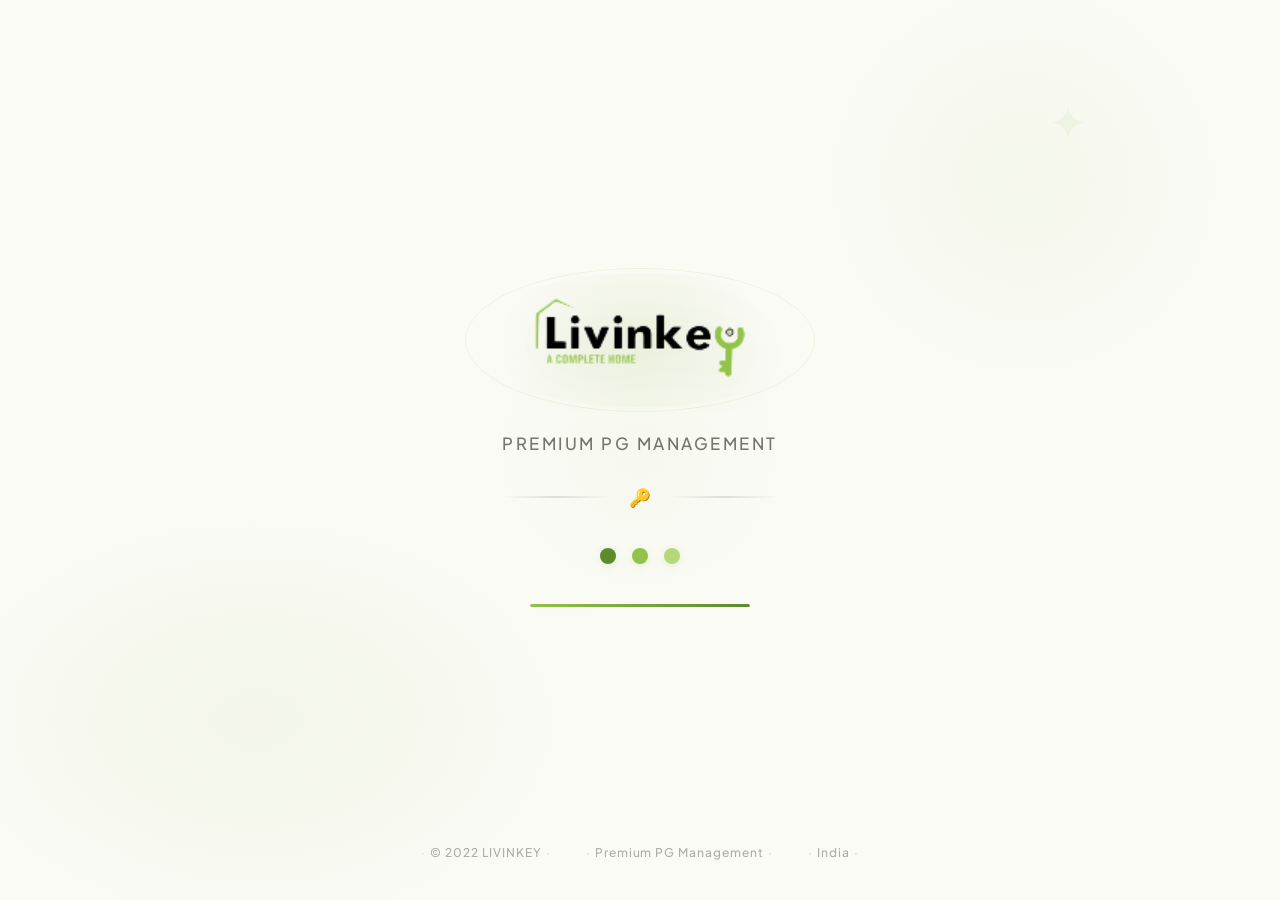
<file: index.html>
<!DOCTYPE html>
<html lang="en">
<head>
    <meta charset="UTF-8" />
    <meta name="viewport" content="width=device-width, initial-scale=1.0" />
    <!-- ===================== BRAND ICONS ===================== -->
    <link rel="icon" href="assets/logo.png" type="image/png" />
    <link rel="apple-touch-icon" href="assets/logo.png" />
    <link rel="manifest" href="assets/site.webmanifest" />
    <meta name="msapplication-TileColor" content="#14170F" />
    <meta name="msapplication-TileImage" content="assets/logo.png" />
    <meta name="theme-color" content="#FBFBF6" />
    
    <title>LIVINKEY - Premium PG Management</title>
    <link href="https://fonts.googleapis.com/css2?family=Fraunces:opsz,wght@9..144,400;9..144,500;9..144,600;9..144,700&family=Plus+Jakarta+Sans:wght@400;500;600;700;800&display=swap" rel="stylesheet" />
    <style>
        * {
            margin: 0;
            padding: 0;
            box-sizing: border-box;
        }
        
        body {
            font-family: 'Plus Jakarta Sans', sans-serif;
            background: #FBFBF6;
            min-height: 100vh;
            display: flex;
            align-items: center;
            justify-content: center;
            overflow: hidden;
            position: relative;
        }
        
        /* Animated background gradient */
        body::before {
            content: '';
            position: absolute;
            inset: 0;
            background: 
                radial-gradient(ellipse 600px 400px at 20% 80%, rgba(146, 194, 74, 0.08), transparent 60%),
                radial-gradient(ellipse 500px 500px at 80% 20%, rgba(146, 194, 74, 0.06), transparent 50%),
                radial-gradient(ellipse 300px 300px at 50% 50%, rgba(146, 194, 74, 0.04), transparent 70%);
            z-index: 0;
        }
        
        /* Floating decorative elements */
        body::after {
            content: '✦';
            position: absolute;
            font-size: 3rem;
            color: rgba(146, 194, 74, 0.08);
            top: 10%;
            right: 15%;
            animation: floatOrb 8s ease-in-out infinite;
        }
        
        .splash-container {
            text-align: center;
            padding: 2rem;
            animation: fadeIn 1s cubic-bezier(0.22, 1, 0.36, 1);
            position: relative;
            z-index: 1;
            max-width: 600px;
            width: 100%;
        }
        
        .splash-logo-wrapper {
            position: relative;
            display: inline-block;
            margin-bottom: 2.5rem;
        }
        
        .splash-logo-wrapper::before {
            content: '';
            position: absolute;
            inset: -20px;
            border-radius: 50%;
            background: radial-gradient(circle, rgba(146, 194, 74, 0.10), transparent 70%);
            animation: logoGlow 3s ease-in-out infinite;
        }
        
        .splash-logo {
            position: relative;
            display: inline-block;
            animation: logoFloat 3s ease-in-out infinite;
        }
        
        .splash-logo img {
            height: 90px;
            width: auto;
            display: block;
            filter: drop-shadow(0 8px 30px rgba(20, 23, 15, 0.08));
            transition: transform 0.4s cubic-bezier(0.22, 1, 0.36, 1);
        }
        
        .splash-logo:hover img {
            transform: scale(1.06) rotate(-2deg);
        }
        
        /* Decorative ring around logo */
        .splash-logo-wrapper::after {
            content: '';
            position: absolute;
            inset: -25px;
            border-radius: 50%;
            border: 1.5px solid rgba(146, 194, 74, 0.15);
            animation: ringSpin 20s linear infinite;
        }
        
        .splash-brand {
            font-family: 'Fraunces', serif;
            font-size: 2.8rem;
            font-weight: 700;
            color: #14170F;
            letter-spacing: -0.03em;
            margin-top: 0.5rem;
            line-height: 1.1;
        }
        
        .splash-brand span {
            color: #92C24A;
            position: relative;
        }
        
        .splash-brand span::after {
            content: '';
            position: absolute;
            bottom: 2px;
            left: 0;
            right: 0;
            height: 4px;
            background: rgba(146, 194, 74, 0.25);
            border-radius: 4px;
            animation: underlinePulse 2s ease-in-out infinite;
        }
        
        .splash-tagline {
            color: #3A3F32;
            font-weight: 500;
            font-size: 1.05rem;
            margin-top: 0.35rem;
            opacity: 0.7;
            letter-spacing: 0.15em;
            text-transform: uppercase;
        }
        
        /* Decorative line with key icon */
        .splash-divider {
            display: flex;
            align-items: center;
            justify-content: center;
            gap: 16px;
            margin: 2rem auto 2.5rem;
            max-width: 280px;
        }
        
        .splash-divider::before,
        .splash-divider::after {
            content: '';
            flex: 1;
            height: 1.5px;
            background: linear-gradient(to right, transparent, rgba(20, 23, 15, 0.12), transparent);
        }
        
        .splash-divider .key-icon {
            font-size: 1.1rem;
            color: #92C24A;
            animation: keyPulse 2.5s ease-in-out infinite;
        }
        
        .dots-container {
            display: flex;
            justify-content: center;
            align-items: center;
            gap: 16px;
            margin-top: 0;
        }
        
        .dot {
            width: 16px;
            height: 16px;
            border-radius: 50%;
            animation: dotBounce 1.6s ease-in-out infinite;
            box-shadow: 0 2px 8px rgba(146, 194, 74, 0.2);
        }
        
        .dot:nth-child(1) {
            animation-delay: 0s;
            background: #5E8A2E;
        }
        
        .dot:nth-child(2) {
            animation-delay: 0.2s;
            background: #92C24A;
        }
        
        .dot:nth-child(3) {
            animation-delay: 0.4s;
            background: #B5D97A;
        }
        
        .splash-loader {
            margin-top: 2.5rem;
            width: 220px;
            height: 3px;
            background: rgba(20, 23, 15, 0.06);
            border-radius: 4px;
            margin-left: auto;
            margin-right: auto;
            overflow: hidden;
            position: relative;
        }
        
        .splash-loader-bar {
            height: 100%;
            background: linear-gradient(90deg, #92C24A, #5E8A2E, #92C24A);
            border-radius: 4px;
            animation: loadProgress 2.8s ease-in-out forwards, shimmer 1.5s ease-in-out infinite;
            width: 0%;
            background-size: 200% 100%;
        }
        
        @keyframes shimmer {
            0% { background-position: 200% 0; }
            100% { background-position: -200% 0; }
        }
        
        .splash-footer {
            position: fixed;
            bottom: 2.5rem;
            left: 0;
            right: 0;
            text-align: center;
            color: #3A3F32;
            font-size: 0.75rem;
            opacity: 0.4;
            font-weight: 500;
            letter-spacing: 0.08em;
            z-index: 1;
        }
        
        .splash-footer span {
            display: inline-block;
            padding: 0 12px;
            position: relative;
        }
        
        .splash-footer span::before,
        .splash-footer span::after {
            content: '·';
            opacity: 0.5;
            margin: 0 4px;
        }
        
        /* Keyframe Animations */
        @keyframes fadeIn {
            0% {
                opacity: 0;
                transform: translateY(30px) scale(0.96);
            }
            100% {
                opacity: 1;
                transform: translateY(0) scale(1);
            }
        }
        
        @keyframes logoFloat {
            0%, 100% {
                transform: translateY(0);
            }
            50% {
                transform: translateY(-8px);
            }
        }
        
        @keyframes logoGlow {
            0%, 100% {
                opacity: 0.5;
                transform: scale(1);
            }
            50% {
                opacity: 1;
                transform: scale(1.1);
            }
        }
        
        @keyframes ringSpin {
            from { transform: rotate(0deg); }
            to { transform: rotate(360deg); }
        }
        
        @keyframes keyPulse {
            0%, 100% {
                transform: scale(1) rotate(0deg);
            }
            50% {
                transform: scale(1.2) rotate(15deg);
            }
        }
        
        @keyframes dotBounce {
            0%, 80%, 100% {
                transform: scale(0.5);
                opacity: 0.3;
            }
            40% {
                transform: scale(1.3);
                opacity: 1;
            }
        }
        
        @keyframes loadProgress {
            0% { width: 0%; }
            30% { width: 40%; }
            60% { width: 75%; }
            90% { width: 95%; }
            100% { width: 100%; }
        }
        
        @keyframes underlinePulse {
            0%, 100% {
                opacity: 0.25;
                transform: scaleX(1);
            }
            50% {
                opacity: 0.6;
                transform: scaleX(1.1);
            }
        }
        
        @keyframes floatOrb {
            0%, 100% {
                transform: translate(0, 0) rotate(0deg);
            }
            33% {
                transform: translate(-20px, -30px) rotate(120deg);
            }
            66% {
                transform: translate(20px, -15px) rotate(240deg);
            }
        }
        
        /* RESPONSIVE */
        @media (max-width: 768px) {
            .splash-brand {
                font-size: 2rem;
            }
            .splash-logo img {
                height: 65px;
            }
            .dot {
                width: 13px;
                height: 13px;
            }
            .splash-loader {
                width: 180px;
            }
            .splash-logo-wrapper::after {
                inset: -18px;
            }
            .splash-divider {
                max-width: 200px;
            }
            .splash-footer {
                bottom: 1.5rem;
                font-size: 0.65rem;
            }
            .splash-footer span {
                padding: 0 8px;
            }
            .splash-footer span::before,
            .splash-footer span::after {
                margin: 0 2px;
            }
            body::after {
                font-size: 2rem;
                top: 5%;
                right: 8%;
            }
        }
        
        @media (max-width: 480px) {
            .splash-container {
                padding: 1.5rem 1rem;
            }
            .splash-brand {
                font-size: 1.6rem;
            }
            .splash-logo img {
                height: 55px;
            }
            .splash-tagline {
                font-size: 0.8rem;
                letter-spacing: 0.1em;
            }
            .dot {
                width: 11px;
                height: 11px;
            }
            .splash-loader {
                width: 150px;
            }
            .splash-logo-wrapper {
                margin-bottom: 1.8rem;
            }
            .splash-divider {
                margin: 1.5rem auto 2rem;
                max-width: 160px;
                gap: 10px;
            }
            .splash-divider .key-icon {
                font-size: 0.9rem;
            }
            .splash-footer {
                bottom: 1rem;
                font-size: 0.55rem;
            }
            .splash-footer span {
                padding: 0 4px;
            }
            .splash-footer span::before,
            .splash-footer span::after {
                margin: 0 1px;
            }
            body::after {
                font-size: 1.5rem;
                top: 3%;
                right: 5%;
            }
        }
        
        /* Extra small devices */
        @media (max-width: 360px) {
            .splash-brand {
                font-size: 1.3rem;
            }
            .splash-logo img {
                height: 45px;
            }
            .splash-tagline {
                font-size: 0.7rem;
            }
            .dot {
                width: 9px;
                height: 9px;
                gap: 10px;
            }
            .dots-container {
                gap: 10px;
            }
            .splash-loader {
                width: 120px;
                margin-top: 1.8rem;
            }
        }
        
        /* Landscape phones */
        @media (max-height: 600px) and (orientation: landscape) {
            .splash-container {
                padding: 1rem;
            }
            .splash-logo-wrapper {
                margin-bottom: 1rem;
            }
            .splash-logo img {
                height: 45px;
            }
            .splash-brand {
                font-size: 1.6rem;
                margin-top: 0.2rem;
            }
            .splash-divider {
                margin: 0.8rem auto 1.2rem;
            }
            .splash-loader {
                margin-top: 1.2rem;
                width: 140px;
            }
            .splash-footer {
                bottom: 0.8rem;
            }
            .dots-container {
                gap: 10px;
            }
            .dot {
                width: 10px;
                height: 10px;
            }
        }
    </style>
</head>
<body>
    <div class="splash-container">
        <div class="splash-logo-wrapper">
            <div class="splash-logo">
                <img src="assets/logo.png" alt="LIVINKEY" />
            </div>
        </div>
        
        <p class="splash-tagline">Premium PG Management</p>
        
        <div class="splash-divider">
            <span class="key-icon">🔑</span>
        </div>
        
        <div class="dots-container">
            <div class="dot"></div>
            <div class="dot"></div>
            <div class="dot"></div>
        </div>
        
        <div class="splash-loader">
            <div class="splash-loader-bar"></div>
        </div>
    </div>
    
    <div class="splash-footer">
        <span>© 2022 LIVINKEY</span> <span>Premium PG Management</span> <span>India</span>
    </div>
    
    <script>
        // Auto-redirect to home after loading
        setTimeout(() => {
            window.location.href = 'home.html';
        }, 3000);
    </script>
<script src="js/site-config.js"></script>
</body>
</html>
</file>
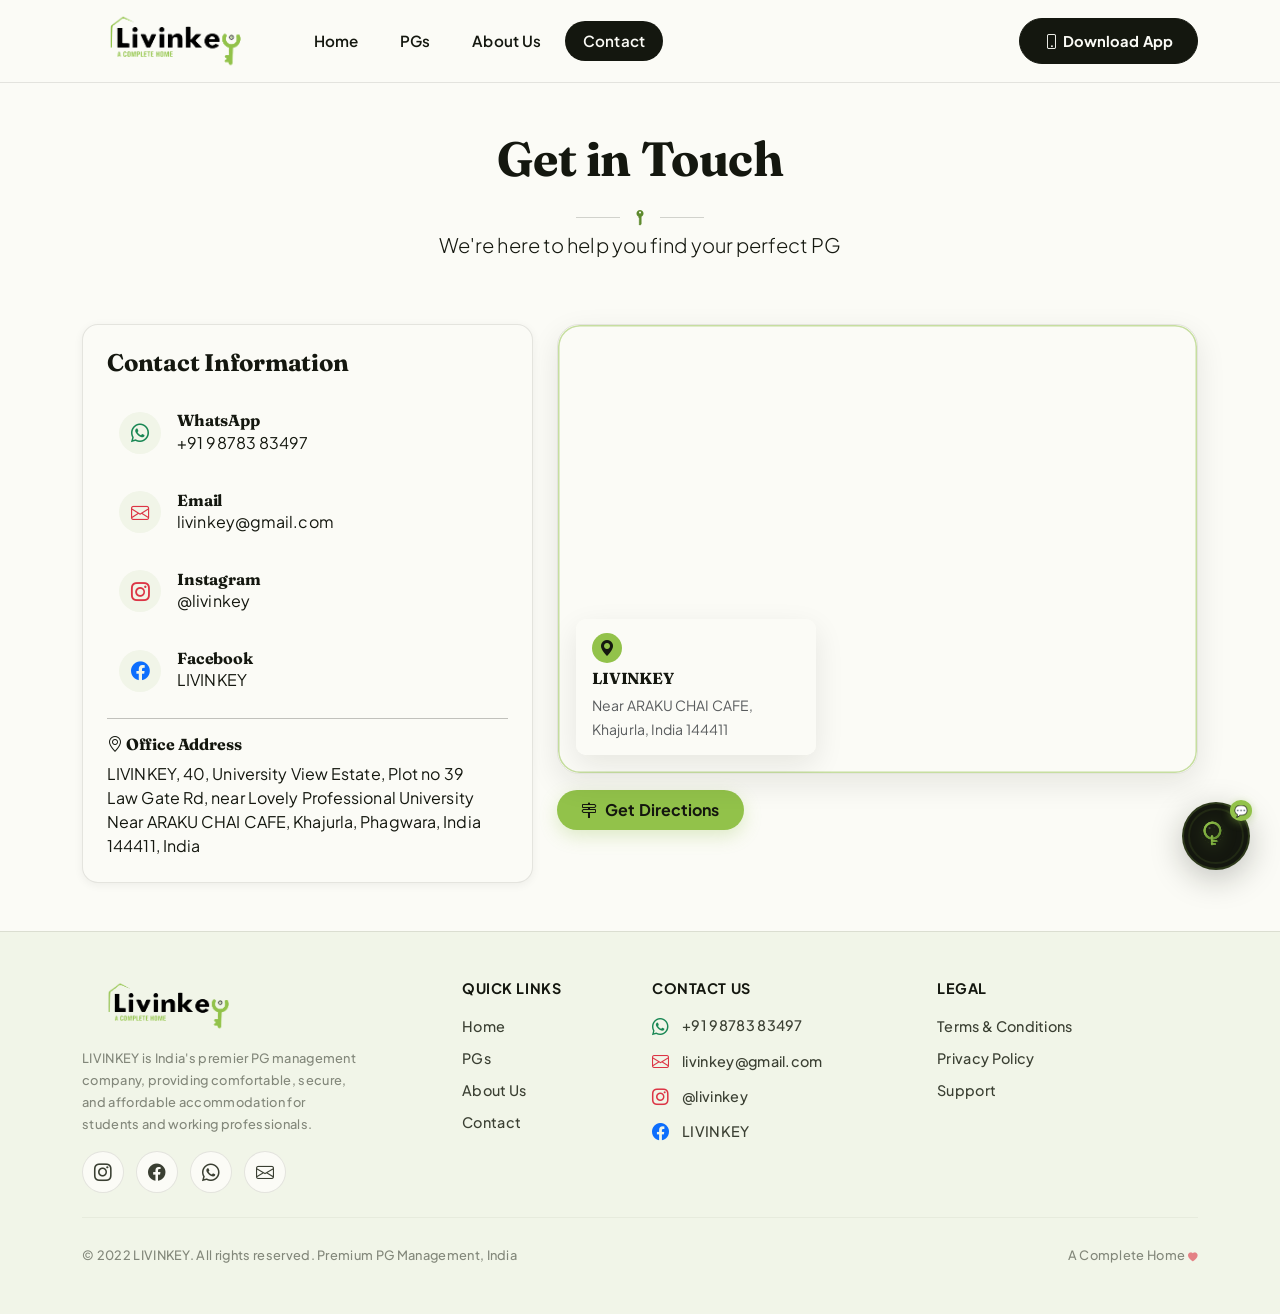
<file: contact.html>
<!DOCTYPE html>
<html lang="en">
<head>
    <meta charset="UTF-8" />
    <meta name="viewport" content="width=device-width, initial-scale=1.0" />
    <!-- ===================== BRAND ICONS ===================== -->
    <link rel="icon" href="assets/black_logo.png" type="image/png" />
    <link rel="apple-touch-icon" href="assets/black_logo.png" />
    <link rel="manifest" href="assets/site.webmanifest" />
    <meta name="msapplication-TileColor" content="#14170F" />
    <meta name="msapplication-TileImage" content="assets/black_logo.png" />
    <meta name="theme-color" content="#FBFBF6" />

    <title>LIVINKEY - Contact Us</title>
    <link href="https://cdn.jsdelivr.net/npm/bootstrap@5.3.3/dist/css/bootstrap.min.css" integrity="sha384-QWTKZyjpPEjISv5WaRU9OFeRpok6YctnYmDr5pNlyT2bRjXh0JMhjY6hW+ALEwIH" crossorigin="anonymous" rel="stylesheet" />
    <link rel="stylesheet" href="https://cdn.jsdelivr.net/npm/bootstrap-icons@1.10.5/font/bootstrap-icons.css" integrity="sha384-Ay26V7L8bsJTsX9Sxclnvsn+hkdiwRnrjZJXqKmkIDobPgIIWBOVguEcQQLDuhfN" crossorigin="anonymous" />
    <link rel="preconnect" href="https://fonts.googleapis.com" />
    <link rel="preconnect" href="https://fonts.gstatic.com" crossorigin />
    <link href="https://fonts.googleapis.com/css2?family=Fraunces:opsz,wght@9..144,400;9..144,500;9..144,600;9..144,700&family=Plus+Jakarta+Sans:wght@400;500;600;700;800&display=swap" rel="stylesheet" />
    <link rel="stylesheet" href="css/style.css" />
</head>
<body>
    <!-- NAVBAR -->
    <nav class="navbar navbar-expand-lg sticky-top py-2">
        <div class="container">
            <a class="navbar-brand d-flex align-items-center" href="home.html">
                <img src="assets/logo.png" alt="LIVINKEY logo" height="56" class="me-2" />
            </a>
            <button class="navbar-toggler border-0" type="button" data-bs-toggle="collapse" data-bs-target="#navMenu">
                <span class="navbar-toggler-icon"></span>
            </button>
            <div class="collapse navbar-collapse" id="navMenu">
                <ul class="navbar-nav me-auto mb-2 mb-lg-0">
                    <li class="nav-item"><a class="nav-link" href="home.html">Home</a></li>
                    <li class="nav-item"><a class="nav-link" href="pgs.html">PGs</a></li>
                    <li class="nav-item"><a class="nav-link" href="about.html">About Us</a></li>
                    <li class="nav-item"><a class="nav-link active" href="contact.html">Contact</a></li>
                </ul>
                <button class="btn btn-download rounded-pill px-4" data-bs-toggle="modal" data-bs-target="#appModal">
                    <i class="bi bi-phone me-1"></i>Download App
                </button>
            </div>
        </div>
    </nav>

    <!-- APP DOWNLOAD MODAL -->
    <div class="modal fade" id="appModal" tabindex="-1" aria-labelledby="appModalLabel" aria-hidden="true">
        <div class="modal-dialog modal-dialog-centered app-modal-dialog">
            <div class="modal-content app-modal">
                <button type="button" class="btn-close app-modal-close" data-bs-dismiss="modal" aria-label="Close"></button>
                <div class="app-modal-head">
                    <span class="app-modal-eyebrow"><i class="bi bi-phone"></i> Livinkey Mobile App</span>
                    <h5 class="app-modal-title" id="appModalLabel">Download the Livinkey App</h5>
                    <p class="app-modal-sub">Manage your stay, payments and requests right from your phone.</p>
                </div>
                <div class="app-modal-body">
                    <!-- ANDROID (live) -->
                    <div class="app-store-card is-live">
                        <div class="app-store-label"><i class="bi bi-android2"></i> Android</div>
                        <div class="app-qr">
                            <img src="assets/qr-android.png" width="180" height="180" alt="Scan this QR code to download the Livinkey app from Google Play" loading="lazy" />
                        </div>
                        <p class="app-scan-hint"><i class="bi bi-qr-code-scan"></i> Scan with your phone camera</p>
                        <a href="https://play.google.com/store/apps/details?id=com.livinkey.app" target="_blank" rel="noopener" class="app-play-btn" aria-label="Get Livinkey on Google Play">
                            <i class="bi bi-google-play"></i>
                            <span><small>GET IT ON</small><strong>Google Play</strong></span>
                        </a>
                    </div>
                    <!-- iOS (coming soon) -->
                    <div class="app-store-card is-soon">
                        <div class="app-store-label"><i class="bi bi-apple"></i> iPhone &amp; iPad</div>
                        <div class="app-soon-art"><i class="bi bi-apple"></i></div>
                        <p class="app-scan-hint">The iOS app is on its way</p>
                        <span class="app-play-btn is-disabled" aria-disabled="true">
                            <i class="bi bi-apple"></i>
                            <span><small>COMING SOON</small><strong>App Store</strong></span>
                        </span>
                    </div>
                </div>
            </div>
        </div>
    </div>

    <!-- CHATBOT -->
    <div id="chatbot-container"></div>

    <!-- CONTENT -->
    <section class="contact-page py-5">
        <div class="container">
            <div class="row mb-5">
                <div class="col-12 text-center">
                    <h1 class="fw-bold display-5">Get in Touch</h1>
                    <div class="divider mx-auto"><i class="bi bi-key-fill divider-key"></i></div>
                    <p class="lead">We're here to help you find your perfect PG</p>
                </div>
            </div>

            <div class="row g-4">
                <div class="col-lg-5">
                    <div class="contact-info p-4 rounded-4 h-100">
                        <h4 class="fw-bold mb-4">Contact Information</h4>
                        <div class="contact-item d-flex align-items-center gap-3 mb-3">
                            <div class="contact-icon-badge"><i class="bi bi-whatsapp text-success"></i></div>
                            <div>
                                <h6 class="mb-0 fw-bold">WhatsApp</h6>
                                <a href="https://wa.me/919878383497" class="text-decoration-none">+91 98783 83497</a>
                            </div>
                        </div>
                        <div class="contact-item d-flex align-items-center gap-3 mb-3">
                            <div class="contact-icon-badge"><i class="bi bi-envelope text-danger"></i></div>
                            <div>
                                <h6 class="mb-0 fw-bold">Email</h6>
                                <a href="mailto:livinkey@gmail.com" class="text-decoration-none">livinkey@gmail.com</a>
                            </div>
                        </div>
                        <div class="contact-item d-flex align-items-center gap-3 mb-3">
                            <div class="contact-icon-badge"><i class="bi bi-instagram text-danger"></i></div>
                            <div>
                                <h6 class="mb-0 fw-bold">Instagram</h6>
                                <a href="https://www.instagram.com/livinkey?igsh=MTc0eWdyeTNvcmFtZA==" target="_blank" class="text-decoration-none">@livinkey</a>
                            </div>
                        </div>
                        <div class="contact-item d-flex align-items-center gap-3">
                            <div class="contact-icon-badge"><i class="bi bi-facebook text-primary"></i></div>
                            <div>
                                <h6 class="mb-0 fw-bold">Facebook</h6>
                                <a href="https://www.facebook.com/livin.key.9/" target="_blank" class="text-decoration-none">LIVINKEY</a>
                            </div>
                        </div>
                        <hr />
                        <div class="mt-3">
                            <h6 class="fw-bold"><i class="bi bi-geo-alt"></i> Office Address</h6>
                            <p class="mb-0">LIVINKEY, 40, University View Estate, Plot no 39<br />Law Gate Rd, near Lovely Professional University<br />Near ARAKU CHAI CAFE, Khajurla, Phagwara, India 144411, India</p>
                        </div>
                    </div>
                </div>

                <div class="col-lg-7">
                    <div class="map-container overflow-hidden" style="height: 450px;">
                        <iframe
                            src="https://www.google.com/maps?q=ARAKU+CHAI+CAFE,+Khajurla,+India+144411&z=17&output=embed"
                            width="100%"
                            height="100%"
                            style="border:0;"
                            allowfullscreen=""
                            loading="lazy"
                            referrerpolicy="no-referrer-when-downgrade">
                        </iframe>
                        <div class="map-address-card">
                            <div class="map-pin"><i class="bi bi-geo-alt-fill"></i></div>
                            <h6 class="fw-bold mb-1">LIVINKEY</h6>
                            <small class="text-muted">Near ARAKU CHAI CAFE, Khajurla, India 144411</small>
                        </div>
                    </div>
                    <a href="https://www.google.com/maps/dir/?api=1&destination=ARAKU+CHAI+CAFE,+Khajurla,+India+144411" target="_blank" rel="noopener" class="btn btn-primary rounded-pill py-2 px-4 fw-bold mt-3">
                        <i class="bi bi-signpost-2 me-2"></i>Get Directions
                    </a>
                </div>
            </div>
        </div>
    </section>

    <!-- FOOTER -->
    <footer>
        <div class="container py-5">
            <div class="row g-4">
                <!-- Brand Column -->
                <div class="col-lg-4 col-md-6">
                    <div class="footer-brand">
                        <img src="assets/logo.png" alt="LIVINKEY" height="52" class="mb-3" />
                        <p class="text-muted small" style="max-width: 280px;">LIVINKEY is India's premier PG management company, providing comfortable, secure, and affordable accommodation for students and working professionals.</p>
                        <div class="footer-socials mt-3">
                            <a href="https://www.instagram.com/livinkey?igsh=MTc0eWdyeTNvcmFtZA==" target="_blank" rel="noopener" class="social-icon" aria-label="Instagram"><i class="bi bi-instagram"></i></a>
                            <a href="https://www.facebook.com/livin.key.9/" target="_blank" rel="noopener" class="social-icon" aria-label="Facebook"><i class="bi bi-facebook"></i></a>
                            <a href="https://wa.me/919878383497" target="_blank" rel="noopener" class="social-icon" aria-label="WhatsApp"><i class="bi bi-whatsapp"></i></a>
                            <a href="mailto:livinkey@gmail.com" class="social-icon" aria-label="Email"><i class="bi bi-envelope"></i></a>
                        </div>
                    </div>
                </div>

                <!-- Quick Links -->
                <div class="col-lg-2 col-md-6">
                    <h6 class="fw-bold mb-3">Quick Links</h6>
                    <ul class="list-unstyled footer-links">
                        <li><a href="home.html">Home</a></li>
                        <li><a href="pgs.html">PGs</a></li>
                        <li><a href="about.html">About Us</a></li>
                        <li><a href="contact.html">Contact</a></li>
                    </ul>
                </div>

                <!-- Contact Info -->
                <div class="col-lg-3 col-md-6">
                    <h6 class="fw-bold mb-3">Contact Us</h6>
                    <ul class="list-unstyled footer-contact">
                        <li><i class="bi bi-whatsapp text-success"></i> <a href="https://wa.me/919878383497">+91 98783 83497</a></li>
                        <li><i class="bi bi-envelope text-danger"></i> <a href="mailto:livinkey@gmail.com">livinkey@gmail.com</a></li>
                        <li><i class="bi bi-instagram text-danger"></i> <a href="https://www.instagram.com/livinkey?igsh=MTc0eWdyeTNvcmFtZA==" target="_blank">@livinkey</a></li>
                        <li><i class="bi bi-facebook text-primary"></i> <a href="https://www.facebook.com/livin.key.9/" target="_blank">LIVINKEY</a></li>
                    </ul>
                </div>

                <!-- Legal -->
                <div class="col-lg-3 col-md-6">
                    <h6 class="fw-bold mb-3">Legal</h6>
                    <ul class="list-unstyled footer-links">
                        <li><a href="https://admin.livinkey.com/terms.html">Terms & Conditions</a></li>
                        <li><a href="https://admin.livinkey.com/privacy.html">Privacy Policy</a></li>
                        <li><a href="contact.html">Support</a></li>
                    </ul>
                </div>
            </div>

            <!-- Bottom Bar -->
            <hr class="my-4" style="border-color: rgba(20, 23, 15, 0.08);" />
            <div class="row align-items-center">
                <div class="col-md-6 text-md-start text-center">
                    <small class="text-muted">&copy; 2022 LIVINKEY. All rights reserved. Premium PG Management, India</small>
                </div>
                <div class="col-md-6 text-md-end text-center mt-2 mt-md-0">
                    <small class="text-muted">A Complete Home <i class="bi bi-heart-fill text-danger" style="font-size: 0.6rem;"></i></small>
                </div>
            </div>
        </div>
    </footer>

    <script src="https://cdn.jsdelivr.net/npm/bootstrap@5.3.3/dist/js/bootstrap.bundle.min.js" integrity="sha384-YvpcrYf0tY3lHB60NNkmXc5s9fDVZLESaAA55NDzOxhy9GkcIdslK1eN7N6jIeHz" crossorigin="anonymous"></script>
    <script src="js/script.js?v=20260927-chatbot4"></script>
<script src="js/site-config.js"></script>
</body>
</html>
</file>
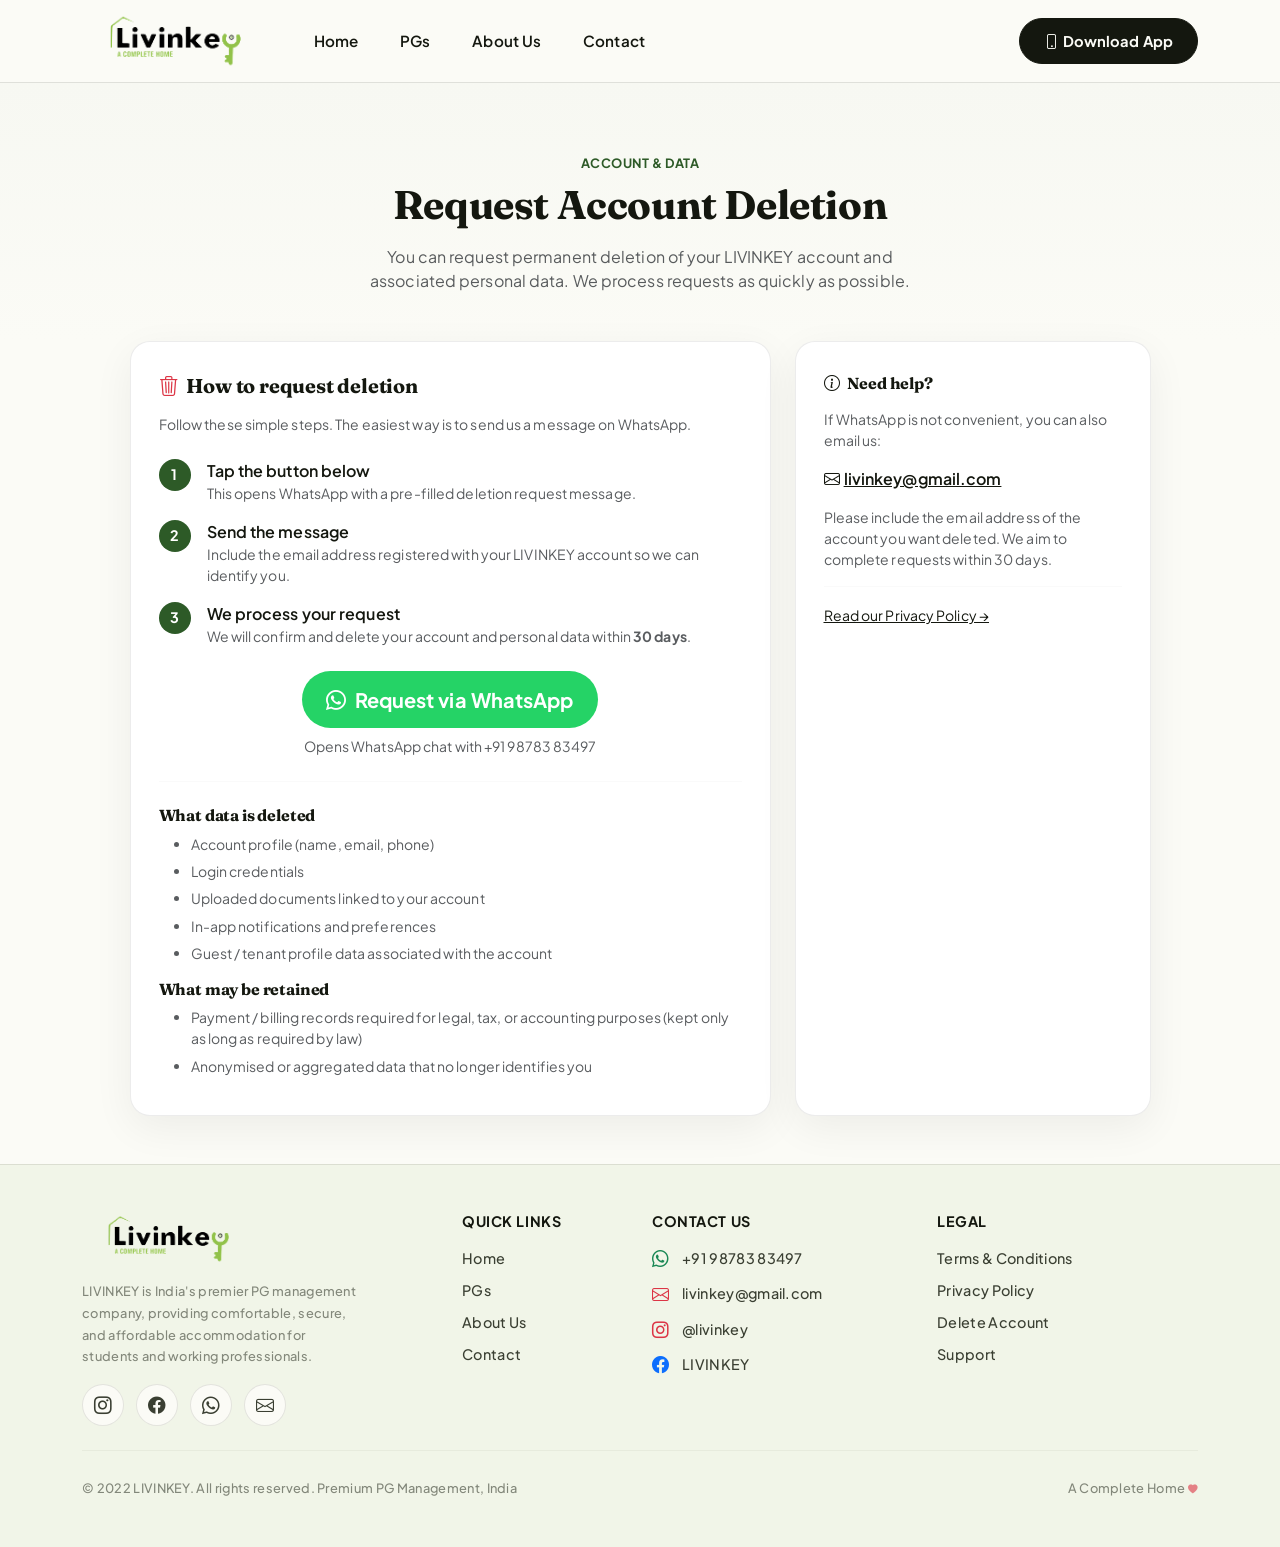
<file: delete-account.html>
<!DOCTYPE html>
<html lang="en">
<head>
    <meta charset="UTF-8" />
    <meta name="viewport" content="width=device-width, initial-scale=1.0" />
    <link rel="icon" href="assets/black_logo.png" type="image/png" />
    <link rel="apple-touch-icon" href="assets/black_logo.png" />
    <link rel="manifest" href="assets/site.webmanifest" />
    <meta name="msapplication-TileColor" content="#14170F" />
    <meta name="msapplication-TileImage" content="assets/black_logo.png" />
    <meta name="theme-color" content="#FBFBF6" />

    <title>LIVINKEY - Request Account Deletion</title>
    <meta name="description" content="Request deletion of your LIVINKEY account and associated data." />

    <link href="https://cdn.jsdelivr.net/npm/bootstrap@5.3.3/dist/css/bootstrap.min.css" integrity="sha384-QWTKZyjpPEjISv5WaRU9OFeRpok6YctnYmDr5pNlyT2bRjXh0JMhjY6hW+ALEwIH" crossorigin="anonymous" rel="stylesheet" />
    <link rel="stylesheet" href="https://cdn.jsdelivr.net/npm/bootstrap-icons@1.10.5/font/bootstrap-icons.css" integrity="sha384-Ay26V7L8bsJTsX9Sxclnvsn+hkdiwRnrjZJXqKmkIDobPgIIWBOVguEcQQLDuhfN" crossorigin="anonymous" />
    <link rel="preconnect" href="https://fonts.googleapis.com" />
    <link rel="preconnect" href="https://fonts.gstatic.com" crossorigin />
    <link href="https://fonts.googleapis.com/css2?family=Fraunces:opsz,wght@9..144,400;9..144,500;9..144,600;9..144,700&family=Plus+Jakarta+Sans:wght@400;500;600;700;800&display=swap" rel="stylesheet" />
    <link rel="stylesheet" href="css/style.css" />
    <style>
        .delete-hero {
            padding: 4.5rem 0 3rem;
            background: linear-gradient(180deg, #f7f8f2 0%, #fbfbf6 100%);
        }
        .delete-card {
            background: #fff;
            border-radius: 20px;
            border: 1px solid rgba(20, 23, 15, 0.08);
            box-shadow: 0 12px 40px rgba(20, 23, 15, 0.06);
            padding: 2rem 1.75rem;
        }
        .step-num {
            width: 32px;
            height: 32px;
            border-radius: 50%;
            background: #2d5a27;
            color: #fff;
            display: inline-flex;
            align-items: center;
            justify-content: center;
            font-weight: 700;
            font-size: 0.9rem;
            flex-shrink: 0;
        }
        .btn-whatsapp {
            background: #25D366;
            border: none;
            color: #fff;
            font-weight: 700;
            padding: 0.85rem 1.5rem;
            border-radius: 999px;
            transition: 0.2s ease;
        }
        .btn-whatsapp:hover {
            background: #1ebe57;
            color: #fff;
            transform: translateY(-1px);
        }
        .data-list li {
            margin-bottom: 0.4rem;
        }
    </style>
</head>
<body>
    <!-- NAVBAR -->
    <nav class="navbar navbar-expand-lg sticky-top py-2">
        <div class="container">
            <a class="navbar-brand d-flex align-items-center" href="home.html">
                <img src="assets/logo.png" alt="LIVINKEY logo" height="56" class="me-2" />
            </a>
            <button class="navbar-toggler border-0" type="button" data-bs-toggle="collapse" data-bs-target="#navMenu">
                <span class="navbar-toggler-icon"></span>
            </button>
            <div class="collapse navbar-collapse" id="navMenu">
                <ul class="navbar-nav me-auto mb-2 mb-lg-0">
                    <li class="nav-item"><a class="nav-link" href="home.html">Home</a></li>
                    <li class="nav-item"><a class="nav-link" href="pgs.html">PGs</a></li>
                    <li class="nav-item"><a class="nav-link" href="about.html">About Us</a></li>
                    <li class="nav-item"><a class="nav-link" href="contact.html">Contact</a></li>
                </ul>
                <button class="btn btn-download rounded-pill px-4" data-bs-toggle="modal" data-bs-target="#appModal">
                    <i class="bi bi-phone me-1"></i>Download App
                </button>
            </div>
        </div>
    </nav>

    <!-- APP DOWNLOAD MODAL -->
    <div class="modal fade" id="appModal" tabindex="-1" aria-labelledby="appModalLabel" aria-hidden="true">
        <div class="modal-dialog modal-dialog-centered app-modal-dialog">
            <div class="modal-content app-modal">
                <button type="button" class="btn-close app-modal-close" data-bs-dismiss="modal" aria-label="Close"></button>
                <div class="app-modal-head">
                    <span class="app-modal-eyebrow"><i class="bi bi-phone"></i> Livinkey Mobile App</span>
                    <h5 class="app-modal-title" id="appModalLabel">Download the Livinkey App</h5>
                    <p class="app-modal-sub">Manage your stay, payments and requests right from your phone.</p>
                </div>
                <div class="app-modal-body">
                    <!-- ANDROID (live) -->
                    <div class="app-store-card is-live">
                        <div class="app-store-label"><i class="bi bi-android2"></i> Android</div>
                        <div class="app-qr">
                            <img src="assets/qr-android.png" width="180" height="180" alt="Scan this QR code to download the Livinkey app from Google Play" loading="lazy" />
                        </div>
                        <p class="app-scan-hint"><i class="bi bi-qr-code-scan"></i> Scan with your phone camera</p>
                        <a href="https://play.google.com/store/apps/details?id=com.livinkey.app" target="_blank" rel="noopener" class="app-play-btn" aria-label="Get Livinkey on Google Play">
                            <i class="bi bi-google-play"></i>
                            <span><small>GET IT ON</small><strong>Google Play</strong></span>
                        </a>
                    </div>
                    <!-- iOS (coming soon) -->
                    <div class="app-store-card is-soon">
                        <div class="app-store-label"><i class="bi bi-apple"></i> iPhone &amp; iPad</div>
                        <div class="app-soon-art"><i class="bi bi-apple"></i></div>
                        <p class="app-scan-hint">The iOS app is on its way</p>
                        <span class="app-play-btn is-disabled" aria-disabled="true">
                            <i class="bi bi-apple"></i>
                            <span><small>COMING SOON</small><strong>App Store</strong></span>
                        </span>
                    </div>
                </div>
            </div>
        </div>
    </div>

    <!-- HERO -->
    <section class="delete-hero">
        <div class="container">
            <div class="row justify-content-center">
                <div class="col-lg-8 text-center">
                    <div class="step-eyebrow mb-2" style="color:#2d5a27;font-weight:700;letter-spacing:.04em;text-transform:uppercase;font-size:.8rem;">Account &amp; Data</div>
                    <h1 class="display-6 fw-bold mb-3" style="font-family:'Fraunces',serif;">Request Account Deletion</h1>
                    <p class="text-muted mb-0" style="max-width:540px;margin:0 auto;">
                        You can request permanent deletion of your LIVINKEY account and associated personal data. We process requests as quickly as possible.
                    </p>
                </div>
            </div>
        </div>
    </section>

    <!-- CONTENT -->
    <section class="pb-5">
        <div class="container">
            <div class="row justify-content-center g-4">
                <div class="col-lg-7">
                    <div class="delete-card">
                        <h5 class="fw-bold mb-3"><i class="bi bi-trash3 me-2 text-danger"></i>How to request deletion</h5>
                        <p class="text-muted small mb-4">Follow these simple steps. The easiest way is to send us a message on WhatsApp.</p>

                        <div class="d-flex gap-3 mb-3">
                            <span class="step-num">1</span>
                            <div>
                                <div class="fw-semibold">Tap the button below</div>
                                <div class="text-muted small">This opens WhatsApp with a pre-filled deletion request message.</div>
                            </div>
                        </div>
                        <div class="d-flex gap-3 mb-3">
                            <span class="step-num">2</span>
                            <div>
                                <div class="fw-semibold">Send the message</div>
                                <div class="text-muted small">Include the email address registered with your LIVINKEY account so we can identify you.</div>
                            </div>
                        </div>
                        <div class="d-flex gap-3 mb-4">
                            <span class="step-num">3</span>
                            <div>
                                <div class="fw-semibold">We process your request</div>
                                <div class="text-muted small">We will confirm and delete your account and personal data within <strong>30 days</strong>.</div>
                            </div>
                        </div>

                        <div class="text-center my-4">
                            <a id="waDeleteBtn"
                               href="https://wa.me/919878383497?text=Hello%20LIVINKEY%2C%0A%0AI%20would%20like%20to%20request%20deletion%20of%20my%20account%20and%20associated%20personal%20data.%0A%0ARegistered%20email%3A%20%0A%0AThank%20you."
                               target="_blank"
                               rel="noopener"
                               class="btn btn-whatsapp btn-lg">
                                <i class="bi bi-whatsapp me-2"></i>Request via WhatsApp
                            </a>
                            <div class="small text-muted mt-2">Opens WhatsApp chat with +91 98783 83497</div>
                        </div>

                        <hr class="my-4" style="border-color:rgba(20,23,15,.08);" />

                        <h6 class="fw-bold mb-2">What data is deleted</h6>
                        <ul class="data-list text-muted small mb-3">
                            <li>Account profile (name, email, phone)</li>
                            <li>Login credentials</li>
                            <li>Uploaded documents linked to your account</li>
                            <li>In-app notifications and preferences</li>
                            <li>Guest / tenant profile data associated with the account</li>
                        </ul>

                        <h6 class="fw-bold mb-2">What may be retained</h6>
                        <ul class="data-list text-muted small mb-0">
                            <li>Payment / billing records required for legal, tax, or accounting purposes (kept only as long as required by law)</li>
                            <li>Anonymised or aggregated data that no longer identifies you</li>
                        </ul>
                    </div>
                </div>

                <div class="col-lg-4">
                    <div class="delete-card h-100">
                        <h6 class="fw-bold mb-3"><i class="bi bi-info-circle me-2"></i>Need help?</h6>
                        <p class="text-muted small">If WhatsApp is not convenient, you can also email us:</p>
                        <p class="mb-3">
                            <a href="mailto:livinkey@gmail.com?subject=Account%20Deletion%20Request&body=Hello%20LIVINKEY%2C%0A%0AI%20request%20deletion%20of%20my%20account%20and%20associated%20data.%0A%0ARegistered%20email%3A%20" class="fw-semibold">
                                <i class="bi bi-envelope me-1"></i>livinkey@gmail.com
                            </a>
                        </p>
                        <p class="text-muted small mb-0">
                            Please include the email address of the account you want deleted. We aim to complete requests within 30 days.
                        </p>
                        <hr class="my-3" style="border-color:rgba(20,23,15,.08);" />
                        <a href="https://admin.livinkey.com/privacy.html" class="small">Read our Privacy Policy →</a>
                    </div>
                </div>
            </div>
        </div>
    </section>

    <!-- FOOTER -->
    <footer>
        <div class="container py-5">
            <div class="row g-4">
                <div class="col-lg-4 col-md-6">
                    <div class="footer-brand">
                        <img src="assets/logo.png" alt="LIVINKEY" height="52" class="mb-3" />
                        <p class="text-muted small" style="max-width: 280px;">LIVINKEY is India's premier PG management company, providing comfortable, secure, and affordable accommodation for students and working professionals.</p>
                        <div class="footer-socials mt-3">
                            <a href="https://www.instagram.com/livinkey?igsh=MTc0eWdyeTNvcmFtZA==" target="_blank" rel="noopener" class="social-icon" aria-label="Instagram"><i class="bi bi-instagram"></i></a>
                            <a href="https://www.facebook.com/livin.key.9/" target="_blank" rel="noopener" class="social-icon" aria-label="Facebook"><i class="bi bi-facebook"></i></a>
                            <a href="https://wa.me/919878383497" target="_blank" rel="noopener" class="social-icon" aria-label="WhatsApp"><i class="bi bi-whatsapp"></i></a>
                            <a href="mailto:livinkey@gmail.com" class="social-icon" aria-label="Email"><i class="bi bi-envelope"></i></a>
                        </div>
                    </div>
                </div>
                <div class="col-lg-2 col-md-6">
                    <h6 class="fw-bold mb-3">Quick Links</h6>
                    <ul class="list-unstyled footer-links">
                        <li><a href="home.html">Home</a></li>
                        <li><a href="pgs.html">PGs</a></li>
                        <li><a href="about.html">About Us</a></li>
                        <li><a href="contact.html">Contact</a></li>
                    </ul>
                </div>
                <div class="col-lg-3 col-md-6">
                    <h6 class="fw-bold mb-3">Contact Us</h6>
                    <ul class="list-unstyled footer-contact">
                        <li><i class="bi bi-whatsapp text-success"></i> <a href="https://wa.me/919878383497">+91 98783 83497</a></li>
                        <li><i class="bi bi-envelope text-danger"></i> <a href="mailto:livinkey@gmail.com">livinkey@gmail.com</a></li>
                        <li><i class="bi bi-instagram text-danger"></i> <a href="https://www.instagram.com/livinkey?igsh=MTc0eWdyeTNvcmFtZA==" target="_blank">@livinkey</a></li>
                        <li><i class="bi bi-facebook text-primary"></i> <a href="https://www.facebook.com/livin.key.9/" target="_blank">LIVINKEY</a></li>
                    </ul>
                </div>
                <div class="col-lg-3 col-md-6">
                    <h6 class="fw-bold mb-3">Legal</h6>
                    <ul class="list-unstyled footer-links">
                        <li><a href="https://admin.livinkey.com/terms.html">Terms &amp; Conditions</a></li>
                        <li><a href="https://admin.livinkey.com/privacy.html">Privacy Policy</a></li>
                        <li><a href="delete-account.html">Delete Account</a></li>
                        <li><a href="contact.html">Support</a></li>
                    </ul>
                </div>
            </div>
            <hr class="my-4" style="border-color: rgba(20, 23, 15, 0.08);" />
            <div class="row align-items-center">
                <div class="col-md-6 text-md-start text-center">
                    <small class="text-muted">&copy; 2022 LIVINKEY. All rights reserved. Premium PG Management, India</small>
                </div>
                <div class="col-md-6 text-md-end text-center mt-2 mt-md-0">
                    <small class="text-muted">A Complete Home <i class="bi bi-heart-fill text-danger" style="font-size: 0.6rem;"></i></small>
                </div>
            </div>
        </div>
    </footer>

    <script src="https://cdn.jsdelivr.net/npm/bootstrap@5.3.3/dist/js/bootstrap.bundle.min.js" integrity="sha384-YvpcrYf0tY3lHB60NNkmXc5s9fDVZLESaAA55NDzOxhy9GkcIdslK1eN7N6jIeHz" crossorigin="anonymous"></script>
    <script src="js/script.js?v=20260927-chatbot4"></script>
<script src="js/site-config.js"></script>
</body>
</html>
</file>
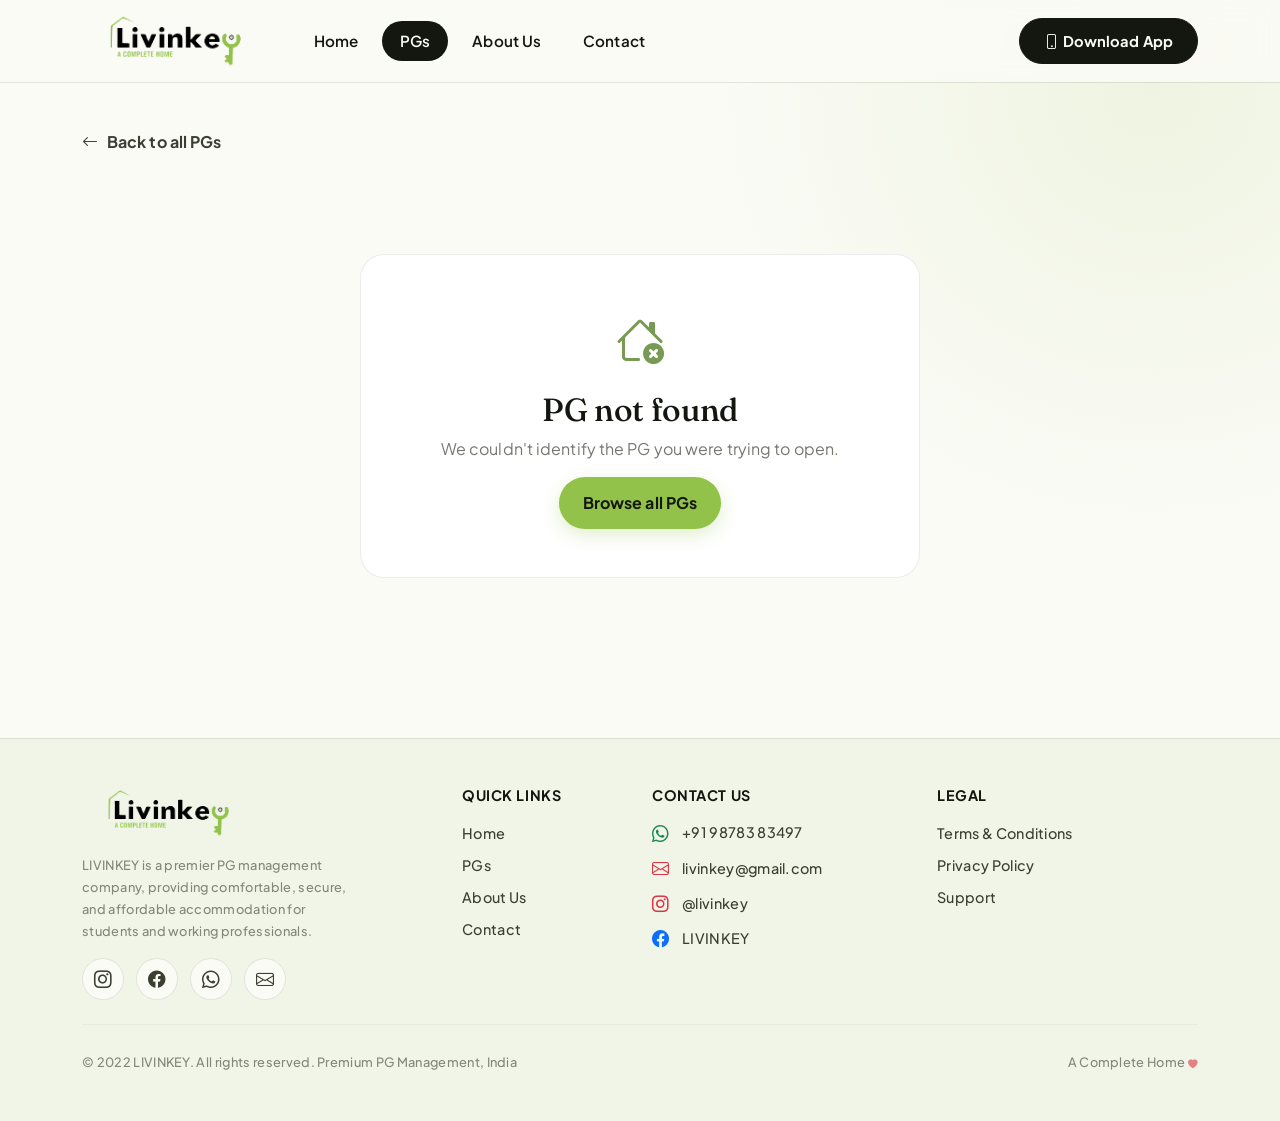
<file: pg-details.html>
<!DOCTYPE html>
<html lang="en">
<head>
<meta charset="UTF-8" />
<meta name="viewport" content="width=device-width, initial-scale=1.0" />
<link rel="icon" href="assets/black_logo.png" type="image/png" />
<link rel="apple-touch-icon" href="assets/black_logo.png" />
<link rel="manifest" href="assets/site.webmanifest" />
<meta name="theme-color" content="#FBFBF6" />
<title>LIVINKEY - PG Details</title>
<link href="https://cdn.jsdelivr.net/npm/bootstrap@5.3.3/dist/css/bootstrap.min.css" integrity="sha384-QWTKZyjpPEjISv5WaRU9OFeRpok6YctnYmDr5pNlyT2bRjXh0JMhjY6hW+ALEwIH" crossorigin="anonymous" rel="stylesheet" />
<link rel="stylesheet" href="https://cdn.jsdelivr.net/npm/bootstrap-icons@1.10.5/font/bootstrap-icons.css" integrity="sha384-Ay26V7L8bsJTsX9Sxclnvsn+hkdiwRnrjZJXqKmkIDobPgIIWBOVguEcQQLDuhfN" crossorigin="anonymous" />
<link rel="preconnect" href="https://fonts.googleapis.com" />
<link rel="preconnect" href="https://fonts.gstatic.com" crossorigin />
<link href="https://fonts.googleapis.com/css2?family=Fraunces:opsz,wght@9..144,400;9..144,500;9..144,600;9..144,700&family=Plus+Jakarta+Sans:wght@400;500;600;700;800&display=swap" rel="stylesheet" />
<link rel="stylesheet" href="css/style.css" />
</head>
<body class="pg-detail-page">
<nav class="navbar navbar-expand-lg sticky-top py-2">
  <div class="container">
    <a class="navbar-brand d-flex align-items-center" href="home.html"><img src="assets/logo.png" alt="LIVINKEY logo" height="56" class="me-2" /></a>
    <button class="navbar-toggler border-0" type="button" data-bs-toggle="collapse" data-bs-target="#navMenu"><span class="navbar-toggler-icon"></span></button>
    <div class="collapse navbar-collapse" id="navMenu">
      <ul class="navbar-nav me-auto mb-2 mb-lg-0">
        <li class="nav-item"><a class="nav-link" href="home.html">Home</a></li>
        <li class="nav-item"><a class="nav-link active" href="pgs.html">PGs</a></li>
        <li class="nav-item"><a class="nav-link" href="about.html">About Us</a></li>
        <li class="nav-item"><a class="nav-link" href="contact.html">Contact</a></li>
      </ul>
      <button class="btn btn-download rounded-pill px-4" data-bs-toggle="modal" data-bs-target="#appModal"><i class="bi bi-phone me-1"></i>Download App</button>
    </div>
  </div>
</nav>

<!-- APP DOWNLOAD MODAL -->
<div class="modal fade" id="appModal" tabindex="-1" aria-labelledby="appModalLabel" aria-hidden="true">
    <div class="modal-dialog modal-dialog-centered app-modal-dialog">
        <div class="modal-content app-modal">
            <button type="button" class="btn-close app-modal-close" data-bs-dismiss="modal" aria-label="Close"></button>
            <div class="app-modal-head">
                <span class="app-modal-eyebrow"><i class="bi bi-phone"></i> Livinkey Mobile App</span>
                <h5 class="app-modal-title" id="appModalLabel">Download the Livinkey App</h5>
                <p class="app-modal-sub">Manage your stay, payments and requests right from your phone.</p>
            </div>
            <div class="app-modal-body">
                <!-- ANDROID (live) -->
                <div class="app-store-card is-live">
                    <div class="app-store-label"><i class="bi bi-android2"></i> Android</div>
                    <div class="app-qr">
                        <img src="assets/qr-android.png" width="180" height="180" alt="Scan this QR code to download the Livinkey app from Google Play" loading="lazy" />
                    </div>
                    <p class="app-scan-hint"><i class="bi bi-qr-code-scan"></i> Scan with your phone camera</p>
                    <a href="https://play.google.com/store/apps/details?id=com.livinkey.app" target="_blank" rel="noopener" class="app-play-btn" aria-label="Get Livinkey on Google Play">
                        <i class="bi bi-google-play"></i>
                        <span><small>GET IT ON</small><strong>Google Play</strong></span>
                    </a>
                </div>
                <!-- iOS (coming soon) -->
                <div class="app-store-card is-soon">
                    <div class="app-store-label"><i class="bi bi-apple"></i> iPhone &amp; iPad</div>
                    <div class="app-soon-art"><i class="bi bi-apple"></i></div>
                    <p class="app-scan-hint">The iOS app is on its way</p>
                    <span class="app-play-btn is-disabled" aria-disabled="true">
                        <i class="bi bi-apple"></i>
                        <span><small>COMING SOON</small><strong>App Store</strong></span>
                    </span>
                </div>
            </div>
        </div>
    </div>
</div>

<main class="container py-4 py-lg-5">
  <a href="pgs.html" class="back-to-pgs"><i class="bi bi-arrow-left"></i> Back to all PGs</a>
  <div id="pgDetailLoading" class="detail-loading-state">
    <div class="detail-skeleton hero-skeleton"></div>
    <div class="detail-skeleton title-skeleton"></div>
    <div class="detail-skeleton text-skeleton"></div>
    <div class="detail-skeleton text-skeleton short"></div>
  </div>
  <div id="pgDetailError" class="detail-error-state d-none"></div>
  <article id="pgDetailContent" class="d-none">
    <section class="pg-detail-hero reveal">
      <div id="detailCarousel" class="carousel slide pg-detail-carousel" data-bs-ride="carousel">
        <div class="carousel-inner" id="detailCarouselInner"></div>
        <button class="carousel-control-prev" type="button" data-bs-target="#detailCarousel" data-bs-slide="prev"><span class="carousel-control-prev-icon"></span><span class="visually-hidden">Previous</span></button>
        <button class="carousel-control-next" type="button" data-bs-target="#detailCarousel" data-bs-slide="next"><span class="carousel-control-next-icon"></span><span class="visually-hidden">Next</span></button>
      </div>
      <div class="pg-detail-intro">
        <div class="d-flex flex-wrap justify-content-between align-items-start gap-3">
          <div><span class="detail-eyebrow">LIVINKEY PG</span><h1 id="detailPgName" class="display-5 fw-bold mb-2">PG Name</h1><div id="detailOfferBadge" class="detail-offer-badge d-none"></div><p class="detail-location mb-0"><i class="bi bi-geo-alt-fill"></i> <span id="detailLocation">Location</span></p></div>
          <div class="detail-rating"><span class="rating-star">★</span><strong id="detailRating">New</strong><small>Guest rating</small></div>
        </div>
        <div class="detail-stat-grid mt-4">
          <div><span>Monthly rent</span><strong id="detailRent">₹0</strong></div>
          <div><span>Total rooms</span><strong id="detailRooms">0</strong></div>
          <div><span>VACANT ROOMS</span><strong id="detailAvailable">0</strong></div>
          <div><span>Occupancy</span><strong id="detailStatus">Vacant</strong></div>
        </div>
        <div class="detail-actions mt-4">
          <button class="btn btn-primary rounded-pill px-4 py-3 fw-bold" id="contactPgBtn"><i class="bi bi-chat-dots-fill me-2"></i>Contact about this PG</button>
          <a id="whatsappPgBtn" href="https://wa.me/919878383497" target="_blank" rel="noopener" class="btn btn-success rounded-pill px-4 py-3 fw-bold"><i class="bi bi-whatsapp me-2"></i>WhatsApp</a>
        </div>
      </div>
    </section>

    <section class="detail-section reveal d-none" id="detailOffersSection">
      <div class="detail-section-heading"><span><i class="bi bi-gift"></i></span><div><p class="eyebrow mb-1">Special offers</p><h2>Offers on this PG</h2></div></div>
      <div id="detailOffers" class="offer-tiles"></div>
    </section>

    <section class="detail-section reveal">
      <div class="detail-section-heading"><span>01</span><div><p class="eyebrow mb-1">Property overview</p><h2>Everything you need to know</h2></div></div>
      <div class="row g-4">
        <div class="col-lg-7"><div class="detail-panel h-100"><h3>What this PG offers</h3><div id="detailAmenities" class="amenity-pills"></div></div></div>
        <div class="col-lg-5"><div class="detail-panel h-100"><h3>Availability</h3><p id="detailAvailabilityText" class="text-muted mb-0">Checking current availability...</p></div></div>
      </div>
    </section>

    <section class="detail-section reveal">
      <div class="detail-section-heading"><span>02</span><div><p class="eyebrow mb-1">Resident feedback</p><h2>Reviews from our community</h2></div></div>
      <div id="detailReviews" class="reviews-grid"></div>
    </section>

<!-- PG ENQUIRY SECTION (part of the main page, after reviews) -->
<section class="detail-section pg-enquiry-section reveal" id="pgContactPanel" aria-labelledby="pgContactTitle">
  <div class="pg-enquiry-card">
    <div class="pg-enquiry-header">
      <div>
        <span class="detail-eyebrow">PG enquiry</span>
        <h2 class="fw-bold" id="pgContactTitle">Let's talk about this PG</h2>
        <p class="text-muted mb-0" id="contactPgSubtitle">Send us your details and we'll help you with the next step.</p>
      </div>
    </div>
    <form id="pgContactForm">
      <div class="contact-pg-summary">
        <div class="contact-pg-icon"><i class="bi bi-house-heart-fill"></i></div>
        <div><strong id="contactPgName">Selected PG</strong><small id="contactPgLocation">Location</small></div>
      </div>
      <div class="row g-3 mt-1">
        <div class="col-12 col-sm-6"><div class="field-group"><input id="pgContactName" type="text" placeholder=" " required><label for="pgContactName">Full Name *</label></div></div>
        <div class="col-12 col-sm-6"><div class="field-group"><input id="pgContactPhone" type="tel" placeholder=" " required><label for="pgContactPhone">Phone Number *</label></div></div>
        <div class="col-12"><div class="field-group"><input id="pgContactEmail" type="email" placeholder=" "><label for="pgContactEmail">Email Address</label></div></div>
        <div class="col-12"><div class="field-group"><textarea id="pgContactMessage" placeholder=" " rows="3"></textarea><label for="pgContactMessage">Message</label></div></div>
      </div>
      <button class="btn btn-primary w-100 rounded-pill py-3 fw-bold mt-3" type="submit" id="pgContactSubmit"><i class="bi bi-send-fill me-2"></i>Send enquiry on WhatsApp</button>
      <p class="small text-muted text-center mt-2 mb-0">Opens WhatsApp so you can speak directly with LIVINKEY.</p>
    </form>
  </div>
</section>

    <section class="detail-section legal-detail-section reveal">
      <div class="detail-section-heading"><span>03</span><div><p class="eyebrow mb-1">Your privacy</p><h2>Privacy Policy</h2></div></div>
      <div class="legal-copy"><div class="section-card">
<h1 class="h3 mb-1">Privacy Policy</h1>
<p class="text-muted-soft mb-4">Last updated: August 2022</p>
<h2 class="h6">1. Information we collect and store</h2>
<p class="text-muted-soft">
      Livinkey collects and stores the following categories of personal data solely to operate PG accommodation services:
    </p>
<ul class="text-muted-soft small">
<li><strong>Tenant &amp; Guest data:</strong> Full name, email, phone number, nationality, gender, residency status (national/international), room assignment, PG assignment, rent amount, security fee, payment dates, arrival date.</li>
<li><strong>Identity &amp; immigration documents:</strong> Passport, visa, arrival stamp, C-Form, e-FRRO, Aadhaar (tenant and parent), university ID, passport-size photo.</li>
<li><strong>Payment &amp; billing history:</strong> Rent, electricity, maintenance, other charges, fines, payment proofs, cash payment records, transaction IDs.</li>
<li><strong>Maintenance requests:</strong> Issue type, description, service date, attached images.</li>
<li><strong>Feedback &amp; ratings:</strong> Tenant feedback on living experience, maintenance, communication, amenities, technology.</li>
<li><strong>Admin data:</strong> Name, email, phone, role (super_admin / admin), ID document, permissions, login activity (OTP, reset tokens).</li>
</ul>
<h2 class="h6">2. How your data is used</h2>
<p class="text-muted-soft">
      All collected data is used strictly for:
    </p>
<ul class="text-muted-soft small">
<li>Managing tenant/guest profiles, room assignments, and billing.</li>
<li>Generating bills and processing payments (online, cash, partial).</li>
<li>Handling maintenance requests and support tickets.</li>
<li>Collecting feedback to improve PG services.</li>
<li>Authenticating admins via email + OTP and role-based permissions.</li>
<li>Sending service-related emails (bill notifications, OTPs, password resets, e-FRRO expiry alerts).</li>
</ul>
<p class="text-muted-soft">Data is never shared with third parties for marketing or unrelated purposes.</p>
<h2 class="h6">3. Document storage &amp; retention</h2>
<p class="text-muted-soft">
      Uploaded identity and travel documents are stored securely in Cloudinary and are visible only to admins with granted access. Authorized admins can view, download, or delete documents directly from a tenant's profile. Documents are retained as long as the tenant's account is active or as required by applicable law.
    </p>
<h2 class="h6">4. Messaging data</h2>
<p class="text-muted-soft">
      Conversations between admins and tenants/guests are automatically removed 30 days after being sent. Admins may also delete messages earlier manually. Custom bill messages and QR codes expire after the configured validity period.
    </p>
<h2 class="h6">5. Cookies &amp; tracking</h2>
<p class="text-muted-soft">
      The Livinkey admin console uses session tokens (JWT) for authentication. No persistent cookies are used for tracking or analytics.
    </p>
<h2 class="h6">6. Data security</h2>
<p class="text-muted-soft">
      Access to tenant data is protected through:
    </p>
<ul class="text-muted-soft small">
<li>Role-based permissions (view, add, edit, delete per module).</li>
<li>Two-factor verification (email OTP) for every admin sign-in.</li>
<li>Secure hashing of passwords and OTPs (bcrypt).</li>
<li>Encrypted transmission via HTTPS.</li>
</ul>
<h2 class="h6">7. Your rights</h2>
<p class="text-muted-soft">
      Tenants and guests may request:
    </p>
<ul class="text-muted-soft small">
<li>Access to their personal data stored in the system.</li>
<li>Correction of inaccurate or incomplete data.</li>
<li>Deletion of their data (subject to legal and operational retention requirements).</li>
</ul>
<p class="text-muted-soft">
      To exercise these rights, contact your property admin or email <a class="text-green" href="mailto:livinkey@gmail.com">livinkey@gmail.com</a>.
    </p>
<h2 class="h6">8. Changes to this policy</h2>
<p class="text-muted-soft mb-0">
      This privacy policy may be updated periodically. Continued use of the Livinkey platform after an update constitutes acceptance of the revised policy. Significant changes will be communicated via email or in-app notification.
    </p>
</div></div>
    </section>

    <section class="detail-section legal-detail-section reveal">
      <div class="detail-section-heading"><span>04</span><div><p class="eyebrow mb-1">Your agreement</p><h2>Terms &amp; Conditions</h2></div></div>
      <div class="legal-copy"><div class="section-card">
<h1 class="h3 mb-1">Terms of Service</h1>
<p class="text-muted-soft mb-4">Last updated: August 2022</p>
<h2 class="h6">1. Acceptance of terms</h2>
<p class="text-muted-soft">
      By using the Livinkey admin console, mobile apps (Tenant, Guest), and associated services, you agree to be bound by these Terms of Service. If you do not agree, please refrain from using the platform.
    </p>
<h2 class="h6">2. Description of service</h2>
<p class="text-muted-soft">
      Livinkey provides a comprehensive PG management platform that includes:
    </p>
<ul class="text-muted-soft small">
<li><strong>Admin Console:</strong> Manage tenants, guests, PGs, rooms, bills, payments, maintenance, documents, feedback, and notifications.</li>
<li><strong>Tenant App:</strong> View rent status, pay bills, submit maintenance requests, upload documents, give feedback, view notifications.</li>
<li><strong>Guest App:</strong> Browse PGs, view ratings, search, and contact property admins.</li>
</ul>
<h2 class="h6">3. Admin account responsibility</h2>
<p class="text-muted-soft">
      Each admin is responsible for:
    </p>
<ul class="text-muted-soft small">
<li>Keeping login credentials (email and password) confidential.</li>
<li>All actions performed under their account, including changes to tenant, guest, billing, document, and messaging records.</li>
<li>Immediately notifying Livinkey of any unauthorized use or security breach.</li>
</ul>
<h2 class="h6">4. Permitted use &amp; permissions</h2>
<p class="text-muted-soft">
      Access to each management module (tenants, guests, bills, PGs, maintenance, documents, feedback) is granted individually by a Super Admin. Permissions include:
    </p>
<ul class="text-muted-soft small">
<li><strong>View:</strong> Read-only access to records.</li>
<li><strong>Add:</strong> Create new records.</li>
<li><strong>Edit:</strong> Modify existing records.</li>
<li><strong>Delete:</strong> Remove records (subject to audit and retention policies).</li>
</ul>
<p class="text-muted-soft">
      Permissions may be changed or revoked at any time without prior notice.
    </p>
<h2 class="h6">5. Data handling &amp; confidentiality</h2>
<p class="text-muted-soft">
      Admins may only view or process tenant/guest data (identity documents, payment records, contact details, etc.) as required to operate the property. You must not:
    </p>
<ul class="text-muted-soft small">
<li>Export or share personal data outside approved channels.</li>
<li>Use data for any purpose other than providing Livinkey services.</li>
<li>Store or process data insecurely.</li>
</ul>
<h2 class="h6">6. Tenant &amp; guest obligations</h2>
<p class="text-muted-soft">
      Tenants and guests agree to:
    </p>
<ul class="text-muted-soft small">
<li>Provide accurate and complete information during registration.</li>
<li>Upload valid and authentic documents (passport, visa, Aadhaar, etc.).</li>
<li>Make timely payments as per bills generated.</li>
<li>Submit maintenance requests with accurate descriptions.</li>
<li>Provide honest feedback to help improve services.</li>
</ul>
<p class="text-muted-soft">
      Failure to comply may result in suspension or termination of access.
    </p>
<h2 class="h6">7. Billing &amp; payments</h2>
<p class="text-muted-soft">
      Bills are generated monthly and include rent, electricity, maintenance, and other charges. Payment methods include:
    </p>
<ul class="text-muted-soft small">
<li><strong>Online:</strong> UPI QR code, payment links, partial payments.</li>
<li><strong>Cash:</strong> Verified by admin with OTP confirmation.</li>
</ul>
<p class="text-muted-soft">
      Late fees (₹100/day) apply after the 7-day grace period. Fines are automatically calculated and notified via email.
    </p>
<h2 class="h6">8. Document submission</h2>
<p class="text-muted-soft">
      Tenants must upload required documents based on their residency:
    </p>
<ul class="text-muted-soft small">
<li><strong>International:</strong> Passport, visa, arrival stamp, C-Form, e-FRRO, passport-size photo, university ID.</li>
<li><strong>National:</strong> Passport-size photo, tenant Aadhaar, parent Aadhaar, university ID.</li>
</ul>
<p class="text-muted-soft">
      Documents are verified by admins. Failure to upload valid documents may affect accommodation.
    </p>
<h2 class="h6">9. e-FRRO monitoring</h2>
<p class="text-muted-soft">
      For international tenants, e-FRRO expiry dates are tracked. Automated email notifications are sent at 7, 14, and 30 days before expiry. Tenants must renew their e-FRRO on time to avoid legal issues.
    </p>
<h2 class="h6">10. Maintenance requests</h2>
<p class="text-muted-soft">
      Tenants can submit maintenance requests (Plumber, Electrician, Carpenter, RO, AC, WiFi, Cleaning, C-Form, Check-out, Others). Requests are processed by admins and updated through pending → in-progress → completed statuses.
    </p>
<h2 class="h6">11. Feedback &amp; ratings</h2>
<p class="text-muted-soft">
      Tenants may submit feedback once per stay, rating (1–10) categories such as living experience, maintenance, communication, amenities, and technology. Feedback is used to improve PG services and is visible to admins.
    </p>
<h2 class="h6">12. Intellectual property</h2>
<p class="text-muted-soft">
      All content, logos, and software used in the Livinkey platform are the property of Livinkey. You may not copy, modify, or distribute any part of the platform without explicit written permission.
    </p>
<h2 class="h6">13. Termination &amp; suspension</h2>
<p class="text-muted-soft">
      Livinkey reserves the right to suspend or terminate any account (Admin, Tenant, Guest) if:
    </p>
<ul class="text-muted-soft small">
<li>Terms are violated.</li>
<li>Fraudulent or illegal activity is suspected.</li>
<li>Payment is overdue beyond the allowed grace period.</li>
</ul>
<h2 class="h6">14. Disclaimer of warranties</h2>
<p class="text-muted-soft">
      The Livinkey platform is provided "as is" without warranties of any kind. We do not guarantee that the service will be uninterrupted, error-free, or secure from unauthorized access.
    </p>
<h2 class="h6">15. Limitation of liability</h2>
<p class="text-muted-soft">
      To the fullest extent permitted by law, Livinkey shall not be liable for any indirect, incidental, or consequential damages arising from the use of the platform.
    </p>
<h2 class="h6">16. Changes to these terms</h2>
<p class="text-muted-soft mb-0">
      Livinkey may update these terms periodically. Continued use after changes constitutes acceptance. Significant changes will be communicated via email or in-app notification.
    </p>
</div></div>
    </section>
  </article>
</main>



<footer>
 <div class="container py-5"><div class="row g-4">
  <div class="col-lg-4 col-md-6"><div class="footer-brand"><img src="assets/logo.png" alt="LIVINKEY" height="52" class="mb-3" /><p class="text-muted small" style="max-width:280px;">LIVINKEY is a premier PG management company, providing comfortable, secure, and affordable accommodation for students and working professionals.</p><div class="footer-socials mt-3"><a href="https://www.instagram.com/livinkey?igsh=MTc0eWdyeTNvcmFtZA==" target="_blank" rel="noopener" class="social-icon"><i class="bi bi-instagram"></i></a><a href="https://www.facebook.com/livin.key.9/" target="_blank" rel="noopener" class="social-icon"><i class="bi bi-facebook"></i></a><a href="https://wa.me/919878383497" target="_blank" rel="noopener" class="social-icon"><i class="bi bi-whatsapp"></i></a><a href="mailto:livinkey@gmail.com" class="social-icon"><i class="bi bi-envelope"></i></a></div></div></div>
  <div class="col-lg-2 col-md-6"><h6 class="fw-bold mb-3">Quick Links</h6><ul class="list-unstyled footer-links"><li><a href="home.html">Home</a></li><li><a href="pgs.html">PGs</a></li><li><a href="about.html">About Us</a></li><li><a href="contact.html">Contact</a></li></ul></div>
  <div class="col-lg-3 col-md-6"><h6 class="fw-bold mb-3">Contact Us</h6><ul class="list-unstyled footer-contact"><li><i class="bi bi-whatsapp text-success"></i> <a href="https://wa.me/919878383497">+91 98783 83497</a></li><li><i class="bi bi-envelope text-danger"></i> <a href="mailto:livinkey@gmail.com">livinkey@gmail.com</a></li><li><i class="bi bi-instagram text-danger"></i> <a href="https://www.instagram.com/livinkey?igsh=MTc0eWdyeTNvcmFtZA==" target="_blank">@livinkey</a></li><li><i class="bi bi-facebook text-primary"></i> <a href="https://www.facebook.com/livin.key.9/" target="_blank">LIVINKEY</a></li></ul></div>
  <div class="col-lg-3 col-md-6"><h6 class="fw-bold mb-3">Legal</h6><ul class="list-unstyled footer-links"><li><a href="terms.html">Terms &amp; Conditions</a></li><li><a href="privacy.html">Privacy Policy</a></li><li><a href="contact.html">Support</a></li></ul></div>
 </div><hr class="my-4" style="border-color:rgba(20,23,15,.08);" /><div class="row align-items-center"><div class="col-md-6 text-md-start text-center"><small class="text-muted">&copy; 2022 LIVINKEY. All rights reserved. Premium PG Management, India</small></div><div class="col-md-6 text-md-end text-center mt-2 mt-md-0"><small class="text-muted">A Complete Home <i class="bi bi-heart-fill text-danger" style="font-size:.6rem;"></i></small></div></div></div>
</footer>
<script src="https://cdn.jsdelivr.net/npm/bootstrap@5.3.3/dist/js/bootstrap.bundle.min.js" integrity="sha384-YvpcrYf0tY3lHB60NNkmXc5s9fDVZLESaAA55NDzOxhy9GkcIdslK1eN7N6jIeHz" crossorigin="anonymous"></script>
<script src="js/script.js?v=20260927-chatbot4"></script>
<script src="js/site-config.js"></script>
</body>
</html>
</file>
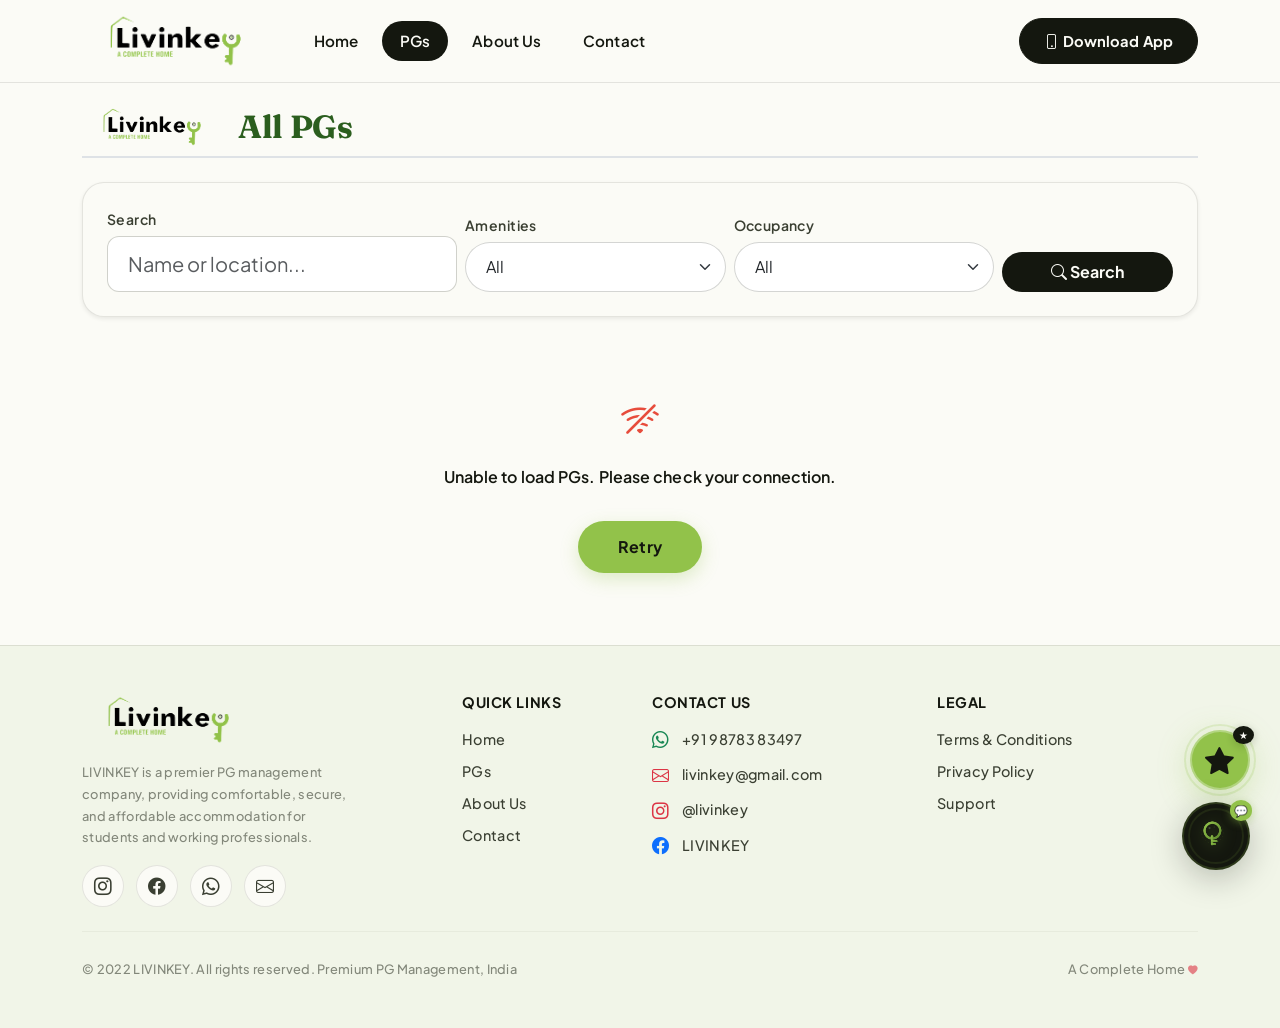
<file: pgs.html>
<!DOCTYPE html>
<html lang="en">
<head>
    <meta charset="UTF-8" />
    <meta name="viewport" content="width=device-width, initial-scale=1.0" />
    <!-- ===================== BRAND ICONS ===================== -->
    <link rel="icon" href="assets/black_logo.png" type="image/png" />
    <link rel="apple-touch-icon" href="assets/black_logo.png" />
    <link rel="manifest" href="assets/site.webmanifest" />
    <meta name="msapplication-TileColor" content="#14170F" />
    <meta name="msapplication-TileImage" content="assets/black_logo.png" />
    <meta name="theme-color" content="#FBFBF6" />

    <title>LIVINKEY - Browse PGs</title>
    <link href="https://cdn.jsdelivr.net/npm/bootstrap@5.3.3/dist/css/bootstrap.min.css" integrity="sha384-QWTKZyjpPEjISv5WaRU9OFeRpok6YctnYmDr5pNlyT2bRjXh0JMhjY6hW+ALEwIH" crossorigin="anonymous" rel="stylesheet" />
    <link rel="stylesheet" href="https://cdn.jsdelivr.net/npm/bootstrap-icons@1.10.5/font/bootstrap-icons.css" integrity="sha384-Ay26V7L8bsJTsX9Sxclnvsn+hkdiwRnrjZJXqKmkIDobPgIIWBOVguEcQQLDuhfN" crossorigin="anonymous" />
    <link rel="preconnect" href="https://fonts.googleapis.com" />
    <link rel="preconnect" href="https://fonts.gstatic.com" crossorigin />
    <link href="https://fonts.googleapis.com/css2?family=Fraunces:opsz,wght@9..144,400;9..144,500;9..144,600;9..144,700&family=Plus+Jakarta+Sans:wght@400;500;600;700;800&display=swap" rel="stylesheet" />
    <link rel="stylesheet" href="css/style.css" />
</head>
<body>
    <!-- NAVBAR -->
    <nav class="navbar navbar-expand-lg sticky-top py-2">
        <div class="container">
            <a class="navbar-brand d-flex align-items-center" href="home.html">
                <img src="assets/logo.png" alt="LIVINKEY logo" height="56" class="me-2" />
            </a>
            <button class="navbar-toggler border-0" type="button" data-bs-toggle="collapse" data-bs-target="#navMenu">
                <span class="navbar-toggler-icon"></span>
            </button>
            <div class="collapse navbar-collapse" id="navMenu">
                <ul class="navbar-nav me-auto mb-2 mb-lg-0">
                    <li class="nav-item"><a class="nav-link" href="home.html">Home</a></li>
                    <li class="nav-item"><a class="nav-link active" href="pgs.html">PGs</a></li>
                    <li class="nav-item"><a class="nav-link" href="about.html">About Us</a></li>
                    <li class="nav-item"><a class="nav-link" href="contact.html">Contact</a></li>
                </ul>
                <button class="btn btn-download rounded-pill px-4" data-bs-toggle="modal" data-bs-target="#appModal">
                    <i class="bi bi-phone me-1"></i>Download App
                </button>
            </div>
        </div>
    </nav>

    <!-- APP DOWNLOAD MODAL -->
    <div class="modal fade" id="appModal" tabindex="-1" aria-labelledby="appModalLabel" aria-hidden="true">
        <div class="modal-dialog modal-dialog-centered app-modal-dialog">
            <div class="modal-content app-modal">
                <button type="button" class="btn-close app-modal-close" data-bs-dismiss="modal" aria-label="Close"></button>
                <div class="app-modal-head">
                    <span class="app-modal-eyebrow"><i class="bi bi-phone"></i> Livinkey Mobile App</span>
                    <h5 class="app-modal-title" id="appModalLabel">Download the Livinkey App</h5>
                    <p class="app-modal-sub">Manage your stay, payments and requests right from your phone.</p>
                </div>
                <div class="app-modal-body">
                    <!-- ANDROID (live) -->
                    <div class="app-store-card is-live">
                        <div class="app-store-label"><i class="bi bi-android2"></i> Android</div>
                        <div class="app-qr">
                            <img src="assets/qr-android.png" width="180" height="180" alt="Scan this QR code to download the Livinkey app from Google Play" loading="lazy" />
                        </div>
                        <p class="app-scan-hint"><i class="bi bi-qr-code-scan"></i> Scan with your phone camera</p>
                        <a href="https://play.google.com/store/apps/details?id=com.livinkey.app" target="_blank" rel="noopener" class="app-play-btn" aria-label="Get Livinkey on Google Play">
                            <i class="bi bi-google-play"></i>
                            <span><small>GET IT ON</small><strong>Google Play</strong></span>
                        </a>
                    </div>
                    <!-- iOS (coming soon) -->
                    <div class="app-store-card is-soon">
                        <div class="app-store-label"><i class="bi bi-apple"></i> iPhone &amp; iPad</div>
                        <div class="app-soon-art"><i class="bi bi-apple"></i></div>
                        <p class="app-scan-hint">The iOS app is on its way</p>
                        <span class="app-play-btn is-disabled" aria-disabled="true">
                            <i class="bi bi-apple"></i>
                            <span><small>COMING SOON</small><strong>App Store</strong></span>
                        </span>
                    </div>
                </div>
            </div>
        </div>
    </div>

    <!-- CHATBOT -->
    <div id="chatbot-container"></div>

    <!-- FEEDBACK FLOATING BUTTON -->
    <div id="feedback-container">
        <div class="feedback-toggle" id="feedbackToggle" aria-label="Give Feedback">
            <span class="feedback-pulse-ring"></span>
            <i class="bi bi-star-fill"></i>
            <span class="feedback-badge">★</span>
        </div>
    </div>

    <!-- FEEDBACK MODAL -->
    <div class="modal fade feedback-modal" id="feedbackModal" tabindex="-1">
        <div class="modal-dialog modal-dialog-scrollable">
            <div class="modal-content">
                <div class="modal-header">
                    <h5 class="modal-title"><i class="bi bi-star-fill text-success me-2"></i>Share Your Experience</h5>
                    <button type="button" class="btn-close" data-bs-dismiss="modal"></button>
                </div>
                <div class="modal-body" id="feedbackModalBody">
                    <!-- Content rendered by JavaScript -->
                    <div class="text-center py-4">
                        <div class="spinner-border text-success" role="status">
                            <span class="visually-hidden">Loading...</span>
                        </div>
                        <p class="mt-2 text-muted">Loading feedback form...</p>
                    </div>
                </div>
            </div>
        </div>
    </div>

    <!-- MAIN CONTENT -->
    <main class="container py-4">
        <div class="d-flex align-items-center gap-3 mb-4 pb-2 border-bottom border-2">
            <img src="assets/logo.png" alt="logo" height="42" />
            <h2 class="fw-bold m-0" style="color: #2b5e1e;">All PGs</h2>
        </div>

        <!-- SEARCH BAR -->
        <div class="search-section p-3 p-md-4 mb-4 rounded-4 shadow-sm">
            <div class="row g-2 align-items-end">
                <div class="col-md-4">
                    <label class="form-label fw-semibold small">Search</label>
                    <input type="text" class="form-control form-control-lg rounded-pill" id="searchInput" placeholder="Name or location..." />
                </div>
                <div class="col-md-3">
                    <label class="form-label fw-semibold small">Amenities</label>
                    <select class="form-select rounded-pill" id="amenityFilter">
                        <option value="all">All</option>
                        <option value="wifi">WiFi</option>
                        <option value="ac">AC</option>
                        <option value="security">Security</option>
                        <option value="gym">Gym</option>
                    </select>
                </div>
                <div class="col-md-3">
                    <label class="form-label fw-semibold small">Occupancy</label>
                    <select class="form-select rounded-pill" id="occupancyFilter">
                        <option value="all">All</option>
                        <option value="vacant">Vacant</option>
                        <option value="partially">Partially Occupied</option>
                        <option value="full">Full Occupied</option>
                    </select>
                </div>
                <div class="col-md-2 d-grid">
                    <button class="btn btn-search rounded-pill py-2 fw-bold" id="searchBtn"><i class="bi bi-search"></i> Search</button>
                </div>
            </div>
        </div>

        <!-- PG LISTING: all properties displayed together in a responsive grid -->
        <div class="pgs-listing row g-4" id="pgCardContainer" aria-live="polite">
            <div class="col-12 text-center py-5">
                <div class="spinner-border text-success" role="status">
                    <span class="visually-hidden">Loading...</span>
                </div>
                <p class="mt-3 text-muted">Loading PGs...</p>
            </div>
        </div>
    </main>

    <!-- FOOTER -->
    <footer>
        <div class="container py-5">
            <div class="row g-4">
                <!-- Brand Column -->
                <div class="col-lg-4 col-md-6">
                    <div class="footer-brand">
                        <img src="assets/logo.png" alt="LIVINKEY" height="52" class="mb-3" />
                        <p class="text-muted small" style="max-width: 280px;">LIVINKEY is a premier PG management company, providing comfortable, secure, and affordable accommodation for students and working professionals.</p>
                        <div class="footer-socials mt-3">
                            <a href="https://www.instagram.com/livinkey?igsh=MTc0eWdyeTNvcmFtZA==" target="_blank" rel="noopener" class="social-icon" aria-label="Instagram"><i class="bi bi-instagram"></i></a>
                            <a href="https://www.facebook.com/livin.key.9/" target="_blank" rel="noopener" class="social-icon" aria-label="Facebook"><i class="bi bi-facebook"></i></a>
                            <a href="https://wa.me/919878383497" target="_blank" rel="noopener" class="social-icon" aria-label="WhatsApp"><i class="bi bi-whatsapp"></i></a>
                            <a href="mailto:livinkey@gmail.com" class="social-icon" aria-label="Email"><i class="bi bi-envelope"></i></a>
                        </div>
                    </div>
                </div>

                <!-- Quick Links -->
                <div class="col-lg-2 col-md-6">
                    <h6 class="fw-bold mb-3">Quick Links</h6>
                    <ul class="list-unstyled footer-links">
                        <li><a href="home.html">Home</a></li>
                        <li><a href="pgs.html">PGs</a></li>
                        <li><a href="about.html">About Us</a></li>
                        <li><a href="contact.html">Contact</a></li>
                    </ul>
                </div>

                <!-- Contact Info -->
                <div class="col-lg-3 col-md-6">
                    <h6 class="fw-bold mb-3">Contact Us</h6>
                    <ul class="list-unstyled footer-contact">
                        <li><i class="bi bi-whatsapp text-success"></i> <a href="https://wa.me/919878383497">+91 98783 83497</a></li>
                        <li><i class="bi bi-envelope text-danger"></i> <a href="mailto:livinkey@gmail.com">livinkey@gmail.com</a></li>
                        <li><i class="bi bi-instagram text-danger"></i> <a href="https://www.instagram.com/livinkey?igsh=MTc0eWdyeTNvcmFtZA==" target="_blank">@livinkey</a></li>
                        <li><i class="bi bi-facebook text-primary"></i> <a href="https://www.facebook.com/livin.key.9/" target="_blank">LIVINKEY</a></li>
                    </ul>
                </div>

                <!-- Legal -->
                <div class="col-lg-3 col-md-6">
                    <h6 class="fw-bold mb-3">Legal</h6>
                    <ul class="list-unstyled footer-links">
                        <li><a href="https://admin.livinkey.com/terms.html">Terms & Conditions</a></li>
                        <li><a href="https://admin.livinkey.com/privacy.html">Privacy Policy</a></li>
                        <li><a href="contact.html">Support</a></li>
                    </ul>
                </div>
            </div>

            <!-- Bottom Bar -->
            <hr class="my-4" style="border-color: rgba(20, 23, 15, 0.08);" />
            <div class="row align-items-center">
                <div class="col-md-6 text-md-start text-center">
                    <small class="text-muted">&copy; 2022 LIVINKEY. All rights reserved. Premium PG Management, India</small>
                </div>
                <div class="col-md-6 text-md-end text-center mt-2 mt-md-0">
                    <small class="text-muted">A Complete Home <i class="bi bi-heart-fill text-danger" style="font-size: 0.6rem;"></i></small>
                </div>
            </div>
        </div>
    </footer>

    <script src="https://cdn.jsdelivr.net/npm/bootstrap@5.3.3/dist/js/bootstrap.bundle.min.js" integrity="sha384-YvpcrYf0tY3lHB60NNkmXc5s9fDVZLESaAA55NDzOxhy9GkcIdslK1eN7N6jIeHz" crossorigin="anonymous"></script>
    <script src="js/script.js?v=20260927-chatbot4"></script>
<script src="js/site-config.js"></script>
</body>
</html>
</file>
<file: css/style.css>
/* ===================================================================
   LIVINKEY — Design System
   Palette:  paper #FBFBF6 · paper-alt #F1F5E8 · ink #14170F
             green #92C24A · green-deep #5E8A2E
   Type:     Fraunces (display) + Plus Jakarta Sans (body/UI)
   Signature: hairline divider with a centered key glyph
=================================================================== */

:root {
    --paper: #FBFBF6;
    --paper-alt: #F1F5E8;
    --ink: #14170F;
    --ink-soft: #3A3F32;
    --green: #92C24A;
    --green-deep: #5E8A2E;
    --green-tint: rgba(146, 194, 74, 0.14);
    --line: rgba(20, 23, 15, 0.10);
    --line-strong: rgba(20, 23, 15, 0.18);
    --shadow-sm: 0 2px 10px rgba(20, 23, 15, 0.06);
    --shadow-md: 0 10px 30px rgba(20, 23, 15, 0.09);
    --shadow-lg: 0 24px 60px rgba(20, 23, 15, 0.14);
    --shadow-green: 0 10px 28px rgba(146, 194, 74, 0.32);
    --radius-lg: 22px;
    --radius-md: 16px;
    --radius-sm: 10px;
    --ease: cubic-bezier(0.22, 1, 0.36, 1);
}

@media (prefers-reduced-motion: reduce) {
    *, *::before, *::after {
        animation-duration: 0.001ms !important;
        animation-iteration-count: 1 !important;
        transition-duration: 0.001ms !important;
        scroll-behavior: auto !important;
    }
}

html { scroll-behavior: smooth; }

* { box-sizing: border-box; }

body {
    font-family: 'Plus Jakarta Sans', system-ui, -apple-system, sans-serif;
    background: var(--paper);
    color: var(--ink);
    -webkit-font-smoothing: antialiased;
    letter-spacing: 0.1px;
}

h1, h2, h3, h4, h5, h6 {
    font-family: 'Fraunces', Georgia, serif;
    letter-spacing: -0.01em;
    color: var(--ink);
}

a { color: inherit; }
a:focus-visible, button:focus-visible, input:focus-visible, textarea:focus-visible, select:focus-visible {
    outline: 2.5px solid var(--green-deep);
    outline-offset: 3px;
    border-radius: 4px;
}

::selection { background: var(--green); color: var(--ink); }

/* ===================== NAVBAR ===================== */
.navbar {
    background: rgba(251, 251, 246, 0.88);
    backdrop-filter: blur(14px) saturate(140%);
    -webkit-backdrop-filter: blur(14px) saturate(140%);
    box-shadow: 0 1px 0 var(--line);
    border-bottom: none;
    padding-top: 14px;
    padding-bottom: 14px;
    transition: box-shadow 0.3s var(--ease), padding 0.3s var(--ease);
}

.navbar.scrolled {
    box-shadow: var(--shadow-sm);
    padding-top: 8px;
    padding-bottom: 8px;
}

.navbar-brand img {
    height: 56px;
    width: auto;
    transition: transform 0.35s var(--ease);
}
.navbar-brand:hover img { transform: scale(1.04); }

.nav-link {
    font-family: 'Plus Jakarta Sans', sans-serif;
    font-weight: 600;
    font-size: 0.95rem;
    color: var(--ink) !important;
    margin: 0 3px;
    padding: 9px 18px !important;
    border-radius: 50px;
    position: relative;
    transition: color 0.3s var(--ease);
}

.nav-link::after {
    content: "";
    position: absolute;
    left: 18px; right: 18px; bottom: 5px;
    height: 2px;
    background: var(--ink);
    transform: scaleX(0);
    transform-origin: left;
    transition: transform 0.35s var(--ease), background 0.3s var(--ease);
}

.nav-link:hover { background: var(--paper-alt); color: var(--ink) !important; }
.nav-link:hover::after { transform: scaleX(1); }

.nav-link.active {
    background: var(--ink);
    color: var(--paper) !important;
}
.nav-link.active::after { display: none; }

.btn-download {
    background: var(--ink);
    color: var(--paper);
    font-weight: 700;
    font-size: 0.92rem;
    border: 1.5px solid var(--ink);
    padding: 11px 26px;
    position: relative;
    overflow: hidden;
    transition: transform 0.3s var(--ease), box-shadow 0.3s var(--ease), background 0.3s var(--ease), color 0.3s var(--ease);
}

.btn-download:hover {
    background: var(--green);
    border-color: var(--green);
    color: var(--ink);
    transform: translateY(-2px);
    box-shadow: var(--shadow-green);
}
.btn-download i { transition: transform 0.4s var(--ease); }
.btn-download:hover i { transform: rotate(-28deg); }

/* ===================== SIGNATURE DIVIDER (key motif) ===================== */
.divider {
    width: auto;
    height: auto;
    background: none;
    display: flex;
    align-items: center;
    justify-content: center;
    gap: 12px;
    margin: 18px auto 0;
}
.divider::before, .divider::after {
    content: "";
    width: 44px;
    height: 1.5px;
    background: var(--line-strong);
}
.divider .divider-key {
    color: var(--green-deep);
    font-size: 1rem;
    transform: rotate(90deg);
    display: inline-block;
}

/* ===================== BUTTONS w/ loading state ===================== */
.btn { font-family: 'Plus Jakarta Sans', sans-serif; letter-spacing: 0.1px; }

.btn-primary {
    background: var(--green);
    border: none;
    color: var(--ink);
    font-weight: 700;
    padding: 14px 40px;
    box-shadow: 0 6px 18px rgba(146, 194, 74, 0.28);
    transition: transform 0.3s var(--ease), box-shadow 0.3s var(--ease), background 0.3s var(--ease);
}
.btn-primary:hover {
    background: var(--green-deep);
    color: var(--paper);
    transform: translateY(-3px);
    box-shadow: var(--shadow-green);
}

.btn-success {
    background: var(--green);
    border: none;
    color: var(--ink);
    font-weight: 700;
    transition: transform 0.3s var(--ease), box-shadow 0.3s var(--ease), background 0.3s var(--ease);
}
.btn-success:hover {
    background: var(--green-deep);
    color: var(--paper);
    transform: translateY(-2px);
    box-shadow: var(--shadow-green);
}

.btn-search {
    background: var(--ink);
    color: var(--paper);
    font-weight: 700;
    border: none;
    transition: transform 0.3s var(--ease), box-shadow 0.3s var(--ease), background 0.3s var(--ease);
}
.btn-search:hover {
    background: var(--green-deep);
    color: var(--paper);
    transform: translateY(-2px);
    box-shadow: var(--shadow-green);
}

.btn-dark {
    background: var(--ink);
    border: 1.5px solid var(--ink);
    transition: transform 0.3s var(--ease), box-shadow 0.3s var(--ease), background 0.3s var(--ease);
}
.btn-dark:hover {
    background: var(--green);
    color: var(--ink);
    border-color: var(--green);
    transform: translateY(-2px);
    box-shadow: var(--shadow-green);
}

/* button busy / loading spinner state */
.btn.is-loading {
    pointer-events: none;
    color: transparent !important;
    position: relative;
}
.btn.is-loading .btn-label { opacity: 0; }
.btn.is-loading::after {
    content: "";
    position: absolute;
    width: 18px; height: 18px;
    top: 50%; left: 50%;
    margin: -9px 0 0 -9px;
    border-radius: 50%;
    border: 2.5px solid rgba(20, 23, 15, 0.25);
    border-top-color: var(--ink);
    animation: btn-spin 0.7s linear infinite;
}
.btn-success.is-loading::after,
.btn-search.is-loading::after,
.btn-download.is-loading::after {
    border: 2.5px solid rgba(251, 251, 246, 0.35);
    border-top-color: var(--paper);
}
@keyframes btn-spin { to { transform: rotate(360deg); } }

/* ===================== SCROLL REVEAL ===================== */
.reveal {
    opacity: 0;
    transform: translateY(28px);
    transition: opacity 0.7s var(--ease), transform 0.7s var(--ease);
}
.reveal.is-visible {
    opacity: 1;
    transform: translateY(0);
}
.reveal-stagger.is-visible > * {
    animation: none;
}

/* ===================== HERO ===================== */
.hero-section {
    background:
        radial-gradient(ellipse 900px 500px at 85% -10%, rgba(146,194,74,0.16), transparent 60%),
        linear-gradient(180deg, var(--paper-alt) 0%, var(--paper) 55%);
    padding: 100px 0 80px;
    position: relative;
    overflow: hidden;
}

.hero-eyebrow {
    display: inline-flex;
    align-items: center;
    gap: 8px;
    font-size: 0.8rem;
    font-weight: 700;
    letter-spacing: 0.14em;
    text-transform: uppercase;
    color: var(--green-deep);
    background: var(--green-tint);
    padding: 7px 16px;
    border-radius: 50px;
    margin-bottom: 22px;
}

.hero-section h1 {
    font-weight: 600;
    line-height: 1.08;
    font-size: clamp(2.4rem, 4.6vw, 3.6rem);
}

.hero-section .lead {
    font-family: 'Plus Jakarta Sans', sans-serif;
    color: var(--ink-soft);
    font-size: 1.15rem;
    max-width: 480px;
}

.hero-section .col-lg-6:first-child > * {
    opacity: 0;
    transform: translateY(22px);
    animation: hero-in 0.9s var(--ease) forwards;
}
.hero-section .hero-eyebrow { animation-delay: 0.05s; }
.hero-section h1 { animation-delay: 0.16s; }
.hero-section .lead { animation-delay: 0.28s; }
.hero-section .btn-primary { animation-delay: 0.4s; }
@keyframes hero-in { to { opacity: 1; transform: translateY(0); } }

.hero-image-frame {
    position: relative;
    border-radius: var(--radius-lg);
    overflow: hidden;
    box-shadow: var(--shadow-lg);
    opacity: 0;
    transform: translateY(26px) scale(0.98);
    animation: hero-in 1s var(--ease) forwards;
    animation-delay: 0.2s;
}
.hero-image-frame::after {
    content: "";
    position: absolute; inset: 0;
    border-radius: var(--radius-lg);
    border: 1.5px solid rgba(255,255,255,0.5);
    pointer-events: none;
}
.hero-image-frame img {
    display: block;
    transition: transform 0.7s var(--ease);
}
.hero-image-frame:hover img { transform: scale(1.045); }

.hero-tag-badge {
    position: absolute;
    bottom: 20px; left: 20px;
    background: rgba(251,251,246,0.92);
    backdrop-filter: blur(8px);
    border-radius: var(--radius-sm);
    padding: 12px 18px;
    box-shadow: var(--shadow-md);
    font-weight: 700;
    font-size: 0.85rem;
    display: flex;
    align-items: center;
    gap: 8px;
}
.hero-tag-badge .dot {
    width: 8px; height: 8px; border-radius: 50%;
    background: var(--green);
    box-shadow: 0 0 0 4px var(--green-tint);
}

/* ===================== STORY ===================== */
.story-section { background: var(--paper); padding: 90px 0; }

.stat-box {
    background: var(--paper-alt);
    padding: 26px 16px;
    border-radius: var(--radius-md);
    transition: transform 0.35s var(--ease), box-shadow 0.35s var(--ease);
    border: 1px solid transparent;
}
.stat-box:hover {
    transform: translateY(-5px);
    box-shadow: var(--shadow-md);
    border-color: var(--line);
}
.stat-box h3 {
    font-size: 2.1rem;
    font-weight: 600;
    margin-bottom: 2px;
}
.stat-box p { margin: 0; color: var(--ink-soft); font-weight: 600; font-size: 0.9rem; }

.story-section .rounded-4 {
    border-radius: var(--radius-lg) !important;
}

/* ===================== HELP FORM ===================== */
.help-section {
    background: var(--paper-alt);
    padding: 90px 0;
    position: relative;
}

.help-form-card {
    background: var(--paper);
    border: 1px solid var(--line);
    border-radius: var(--radius-lg) !important;
    box-shadow: var(--shadow-md);
    transition: box-shadow 0.4s var(--ease);
}
.help-form-card:hover { box-shadow: var(--shadow-lg); }

/* floating label fields */
.field-group {
    position: relative;
}
.field-group input,
.field-group textarea {
    width: 100%;
    border: 1.5px solid var(--line-strong);
    border-radius: 12px;
    padding: 20px 18px 8px;
    font-size: 1rem;
    background: var(--paper);
    color: var(--ink);
    transition: border-color 0.3s var(--ease), box-shadow 0.3s var(--ease);
}
.field-group textarea { padding-top: 22px; min-height: 110px; resize: vertical; }
.field-group label {
    position: absolute;
    left: 18px; top: 16px;
    font-size: 1rem;
    color: var(--ink-soft);
    pointer-events: none;
    transition: all 0.2s var(--ease);
    background: transparent;
}
.field-group input:focus,
.field-group textarea:focus {
    outline: none;
    border-color: var(--green-deep);
    box-shadow: 0 0 0 4px var(--green-tint);
}
.field-group input:focus ~ label,
.field-group input:not(:placeholder-shown) ~ label,
.field-group textarea:focus ~ label,
.field-group textarea:not(:placeholder-shown) ~ label {
    top: 7px;
    font-size: 0.72rem;
    font-weight: 700;
    letter-spacing: 0.03em;
    color: var(--green-deep);
}

.form-control { border-radius: 12px !important; }

/* ===================== PG CARDS ===================== */
.top-properties { background: var(--paper); padding: 90px 0; }

.pg-card {
    background: var(--paper);
    border-radius: var(--radius-lg);
    overflow: hidden;
    box-shadow: var(--shadow-sm);
    transition: transform 0.45s var(--ease), box-shadow 0.45s var(--ease), border-color 0.45s var(--ease);
    border: 1px solid var(--line);
    height: 100%;
    cursor: pointer;
}
.pg-card:hover {
    transform: translateY(-9px);
    box-shadow: var(--shadow-lg);
    border-color: var(--green);
}
.pg-card:focus-visible {
    outline: 2.5px solid var(--green-deep);
    outline-offset: 2px;
}

.pg-card-img-wrap { overflow: hidden; position: relative; }
.pg-card-img {
    height: 200px;
    object-fit: cover;
    width: 100%;
    transition: transform 0.6s var(--ease);
}
.pg-card:hover .pg-card-img { transform: scale(1.08); }

.pg-status {
    padding: 5px 15px;
    border-radius: 50px;
    font-size: 0.72rem;
    font-weight: 700;
    text-transform: uppercase;
    letter-spacing: 0.05em;
}
.status-vacant { background: #E4F3D6; color: #3F6B1E; }
.status-partial { background: #FCEECC; color: #8A5A0A; }
.status-full { background: #F7DEDE; color: #9C2E2E; }

.rating-badge {
    background: var(--ink);
    color: var(--paper);
    padding: 3px 13px;
    border-radius: 50px;
    font-weight: 700;
    font-size: 0.82rem;
    display: inline-flex;
    align-items: center;
    gap: 4px;
}
.rating-badge::before { content: "★"; color: var(--green); }

.pg-card h5 { font-size: 1.08rem; }

/* skeleton loading tile for card grid while list refreshes */
.pg-card-skel {
    height: 100%;
    border-radius: var(--radius-lg);
    background: linear-gradient(100deg, var(--paper-alt) 30%, #e9efdd 50%, var(--paper-alt) 70%);
    background-size: 300% 100%;
    animation: skel-shimmer 1.3s ease-in-out infinite;
    min-height: 300px;
}
@keyframes skel-shimmer {
    0% { background-position: 120% 0; }
    100% { background-position: -20% 0; }
}

/* ===================== SEARCH SECTION ===================== */
.search-section {
    background: var(--paper);
    border: 1px solid var(--line);
    border-radius: var(--radius-lg) !important;
    box-shadow: var(--shadow-sm);
}
.search-section .form-label { color: var(--ink-soft); letter-spacing: 0.03em; margin-bottom: 6px; }
.search-section .form-control,
.search-section .form-select {
    border: 1.5px solid var(--line-strong);
    padding: 12px 20px;
    transition: border-color 0.3s var(--ease), box-shadow 0.3s var(--ease);
}
.search-section .form-control:focus,
.search-section .form-select:focus {
    border-color: var(--green-deep);
    box-shadow: 0 0 0 4px var(--green-tint);
}

/* ===================== MODALS ===================== */
.modal-content {
    border-radius: var(--radius-lg) !important;
    border: none;
    box-shadow: var(--shadow-lg);
}

/* ===================== APP DOWNLOAD MODAL ===================== */
.app-modal-dialog { max-width: 640px; }
.app-modal {
    position: relative;
    border: none;
    overflow: hidden;
    background: var(--paper);
}
.app-modal::before {
    content: "";
    position: absolute; inset: 0 0 auto 0; height: 5px;
    background: linear-gradient(90deg, var(--green-deep), var(--green));
}
.app-modal-close { position: absolute; top: 16px; right: 16px; z-index: 2; }
.app-modal-head { padding: 34px 32px 8px; text-align: center; }
.app-modal-eyebrow {
    display: inline-flex; align-items: center; gap: 6px;
    padding: 5px 12px; border-radius: 999px;
    background: var(--green-tint); color: var(--green-deep);
    font-size: 0.74rem; font-weight: 700; letter-spacing: 0.05em; text-transform: uppercase;
}
.app-modal-title { margin: 14px 0 6px; font-weight: 800; font-size: 1.45rem; letter-spacing: -0.01em; color: var(--ink); }
.app-modal-sub { margin: 0; color: var(--ink-soft); font-size: 0.95rem; }
.app-modal-body {
    display: grid; grid-template-columns: 1fr 1fr; gap: 16px;
    padding: 22px 28px 30px;
}
.app-store-card {
    display: flex; flex-direction: column; align-items: center; text-align: center;
    padding: 18px 16px 18px;
    background: #fff;
    border: 1px solid var(--line);
    border-radius: var(--radius-md);
    transition: box-shadow 0.3s var(--ease), transform 0.3s var(--ease), border-color 0.3s var(--ease);
}
.app-store-card.is-live { border-color: rgba(94, 138, 46, 0.35); box-shadow: var(--shadow-sm); }
.app-store-card.is-live:hover { box-shadow: var(--shadow-md); transform: translateY(-2px); border-color: var(--green); }
.app-store-label {
    display: inline-flex; align-items: center; gap: 7px;
    font-weight: 700; font-size: 0.95rem; color: var(--ink); margin-bottom: 14px;
}
.app-store-label i { color: var(--green-deep); font-size: 1.1rem; }
.app-qr {
    position: relative;
    width: 188px; height: 188px; padding: 4px;
    background: #fff; border-radius: 14px;
    box-shadow: 0 0 0 1px var(--line-strong);
}
.app-qr img { width: 100%; height: 100%; display: block; border-radius: 10px; image-rendering: -webkit-optimize-contrast; }
.app-qr::before, .app-qr::after { content: ""; position: absolute; width: 22px; height: 22px; pointer-events: none; }
.app-qr::before { top: -4px; left: -4px; border-top: 3px solid var(--green); border-left: 3px solid var(--green); border-radius: 10px 0 0 0; }
.app-qr::after { bottom: -4px; right: -4px; border-bottom: 3px solid var(--green); border-right: 3px solid var(--green); border-radius: 0 0 10px 0; }
.app-scan-hint {
    margin: 14px 0 14px; font-size: 0.82rem; color: var(--ink-soft);
    display: inline-flex; align-items: center; gap: 6px;
}
.app-scan-hint i { color: var(--green-deep); }
.app-play-btn {
    display: inline-flex; align-items: center; justify-content: center; gap: 10px;
    width: 100%; margin-top: auto;
    padding: 9px 16px; border-radius: 12px;
    background: var(--ink); color: #fff; text-decoration: none;
    border: 1px solid var(--ink);
    transition: background 0.25s var(--ease), transform 0.25s var(--ease), box-shadow 0.25s var(--ease);
}
.app-play-btn i { font-size: 1.5rem; line-height: 1; }
.app-play-btn span { display: flex; flex-direction: column; align-items: flex-start; line-height: 1.1; text-align: left; }
.app-play-btn small { font-size: 0.6rem; font-weight: 600; letter-spacing: 0.08em; opacity: 0.8; }
.app-play-btn strong { font-size: 1.05rem; font-weight: 700; }
a.app-play-btn:hover, a.app-play-btn:focus-visible { background: var(--green-deep); border-color: var(--green-deep); color: #fff; transform: translateY(-1px); box-shadow: var(--shadow-green); }
.app-play-btn.is-disabled { background: #E9ECE2; border-color: #E9ECE2; color: #7A8070; cursor: not-allowed; }
.app-store-card.is-soon { background: var(--paper-alt); border-style: dashed; }
.app-soon-art {
    width: 188px; height: 188px; border-radius: 14px;
    display: flex; align-items: center; justify-content: center;
    background: repeating-linear-gradient(135deg, rgba(20,23,15,0.03) 0 10px, transparent 10px 20px);
    color: rgba(20, 23, 15, 0.22); font-size: 4rem;
}

/* On phones the QR is pointless (you are already on the device) — lead with the button */
@media (max-width: 575.98px) {
    .app-modal-dialog { margin-left: 14px; margin-right: 14px; }
    .app-modal-head { padding: 30px 20px 4px; }
    .app-modal-title { font-size: 1.25rem; }
    .app-modal-body { grid-template-columns: 1fr; padding: 18px 18px 22px; gap: 12px; }
    .app-qr, .app-store-card.is-live .app-scan-hint, .app-soon-art { display: none; }
    .app-store-card { padding: 16px; }
    .app-store-label { margin-bottom: 12px; }
    .app-store-card.is-soon .app-scan-hint { margin: 0 0 12px; }
}

/* PG detail modal */
#detailCarousel { border-radius: var(--radius-md); overflow: hidden; }
.carousel-control-prev-icon, .carousel-control-next-icon { background-size: 55%; }
.review-card {
    background: var(--paper-alt);
    border-radius: var(--radius-sm);
    padding: 12px 14px;
    display: flex;
    gap: 10px;
    align-items: flex-start;
    margin-bottom: 10px;
}
.review-avatar {
    width: 34px; height: 34px; border-radius: 50%;
    background: var(--ink); color: var(--paper);
    display: flex; align-items: center; justify-content: center;
    font-weight: 700; font-size: 0.85rem; flex-shrink: 0;
}

/* ===================== ABOUT PAGE ===================== */
.about-page { padding: 90px 0; }

.about-card {
    background: var(--paper);
    border: 1px solid var(--line);
    border-radius: var(--radius-lg);
    transition: transform 0.4s var(--ease), box-shadow 0.4s var(--ease), border-color 0.4s var(--ease);
}
.about-card i { transition: transform 0.4s var(--ease); }
.about-card:hover {
    transform: translateY(-8px);
    box-shadow: var(--shadow-lg);
    border-color: var(--green);
}
.about-card:hover i { transform: scale(1.12) rotate(-6deg); }
.text-highlight { color: var(--green-deep); }

.vision-card {
    background: var(--ink);
    color: var(--paper);
    border-radius: var(--radius-lg);
    position: relative;
    overflow: hidden;
}
.vision-card::before {
    content: "“";
    font-family: 'Fraunces', serif;
    position: absolute;
    top: -30px; left: 24px;
    font-size: 9rem;
    color: rgba(146,194,74,0.22);
    line-height: 1;
}
.vision-card h3, .vision-card p { position: relative; }
.vision-card .lead { color: rgba(251,251,246,0.85); }

/* ===================== CONTACT PAGE ===================== */
.contact-page { padding: 90px 0; }

.contact-info {
    background: var(--paper);
    border: 1px solid var(--line);
    border-radius: var(--radius-lg);
    box-shadow: var(--shadow-sm);
}

.contact-item {
    padding: 10px 12px;
    border-radius: var(--radius-sm);
    transition: background 0.3s var(--ease), transform 0.3s var(--ease);
}
.contact-item:hover { background: var(--paper-alt); transform: translateX(4px); }

.contact-icon-badge {
    width: 42px; height: 42px;
    border-radius: 50%;
    display: flex; align-items: center; justify-content: center;
    background: var(--paper-alt);
    flex-shrink: 0;
    font-size: 1.15rem;
}

.map-container {
    position: relative;
    border: 1px solid var(--line);
    border-radius: var(--radius-lg);
    box-shadow: var(--shadow-md);
}
.map-container::after {
    content: "";
    position: absolute; inset: 0;
    border-radius: var(--radius-lg);
    box-shadow: inset 0 0 0 1.5px rgba(146,194,74,0.5);
    pointer-events: none;
}
.map-address-card {
    position: absolute;
    left: 18px; bottom: 18px;
    max-width: 240px;
    background: rgba(251,251,246,0.94);
    backdrop-filter: blur(8px);
    border-radius: var(--radius-sm);
    padding: 14px 16px;
    box-shadow: var(--shadow-md);
    z-index: 5;
}
.map-address-card .map-pin {
    width: 30px; height: 30px; border-radius: 50%;
    background: var(--green); color: var(--ink);
    display: flex; align-items: center; justify-content: center;
    margin-bottom: 6px;
}

.map-center-pin {
    position: absolute;
    top: 50%; left: 50%;
    transform: translate(-50%, -100%);
    font-size: 2.6rem;
    color: #EA4335;
    filter: drop-shadow(0 4px 6px rgba(0,0,0,0.35));
    pointer-events: none;
    z-index: 4;
    animation: pin-drop 0.6s var(--ease);
}
@keyframes pin-drop {
    0% { transform: translate(-50%, -160%) scale(0.6); opacity: 0; }
    60% { transform: translate(-50%, -100%) scale(1.1); opacity: 1; }
    100% { transform: translate(-50%, -100%) scale(1); }
}

/* ===================== CHATBOT with Animated Key ===================== */
#chatbot-container {
    position: fixed;
    bottom: 30px;
    right: 30px;
    z-index: 9999;
    font-family: 'Plus Jakarta Sans', sans-serif;
}

.chatbot-toggle {
    width: 68px;
    height: 68px;
    border-radius: 50%;
    background: var(--ink);
    color: var(--paper);
    display: flex;
    align-items: center;
    justify-content: center;
    cursor: pointer;
    box-shadow: 0 8px 32px rgba(20, 23, 15, 0.25);
    transition: transform 0.4s cubic-bezier(0.22, 1, 0.36, 1), 
                box-shadow 0.4s cubic-bezier(0.22, 1, 0.36, 1);
    position: relative;
    border: 2px solid rgba(146, 194, 74, 0.2);
}

.chatbot-toggle:hover {
    transform: scale(1.08);
    box-shadow: 0 8px 40px rgba(146, 194, 74, 0.35);
    border-color: rgba(146, 194, 74, 0.5);
}

.chatbot-toggle:active {
    transform: scale(0.95);
}

.key-icon-container {
    position: relative;
    display: flex;
    align-items: center;
    justify-content: center;
}

.animated-key {
    width: 36px;
    height: 36px;
    filter: drop-shadow(0 2px 8px rgba(146, 194, 74, 0.3));
}

.key-glow-ring {
    position: absolute;
    inset: -10px;
    border-radius: 50%;
    border: 2px solid rgba(146, 194, 74, 0.1);
    animation: ringPulse 2.5s ease-in-out infinite;
}

@keyframes ringPulse {
    0%, 100% {
        transform: scale(1);
        opacity: 0.3;
    }
    50% {
        transform: scale(1.3);
        opacity: 0;
    }
}

.chatbot-badge {
    position: absolute;
    top: -4px;
    right: -4px;
    font-size: 0.7rem;
    background: var(--green);
    color: var(--ink);
    border-radius: 50%;
    padding: 2px 4px;
    box-shadow: 0 2px 8px rgba(146, 194, 74, 0.4);
    animation: badgeFloat 2s ease-in-out infinite;
}

@keyframes badgeFloat {
    0%, 100% {
        transform: translateY(0);
    }
    50% {
        transform: translateY(-4px);
    }
}

.chatbot-window {
    position: absolute;
    bottom: 80px;
    right: 0;
    width: 400px;
    max-width: 92vw;
    height: 520px;
    max-height: 70vh;
    background: var(--paper);
    border-radius: var(--radius-lg);
    box-shadow: 0 20px 60px rgba(20, 23, 15, 0.2);
    display: flex;
    flex-direction: column;
    overflow: hidden;
    opacity: 0;
    transform: translateY(20px) scale(0.95);
    pointer-events: none;
    transition: opacity 0.35s cubic-bezier(0.22, 1, 0.36, 1), 
                transform 0.35s cubic-bezier(0.22, 1, 0.36, 1);
    border: 1px solid rgba(146, 194, 74, 0.15);
}

.chatbot-window.active {
    opacity: 1;
    transform: translateY(0) scale(1);
    pointer-events: all;
}

.chatbot-header {
    padding: 16px 20px;
    background: var(--ink);
    color: var(--paper);
    display: flex;
    justify-content: space-between;
    align-items: center;
    border-bottom: 2.5px solid var(--green);
    flex-shrink: 0;
}

.chatbot-header-content {
    display: flex;
    align-items: center;
    gap: 12px;
}

.header-key-icon {
    width: 40px;
    height: 40px;
    background: rgba(146, 194, 74, 0.15);
    border-radius: 50%;
    display: flex;
    align-items: center;
    justify-content: center;
    border: 1.5px solid rgba(146, 194, 74, 0.3);
}

.header-key-icon svg {
    width: 24px;
    height: 24px;
}

.chatbot-header h6 {
    color: var(--paper);
    margin: 0;
    font-size: 0.95rem;
}

.chatbot-header small {
    color: rgba(251, 251, 246, 0.6);
    font-size: 0.7rem;
}

.chatbot-close {
    background: none;
    border: none;
    color: var(--paper);
    font-size: 1.1rem;
    cursor: pointer;
    padding: 6px 10px;
    border-radius: 8px;
    transition: background 0.25s var(--ease);
}

.chatbot-close:hover {
    background: rgba(255, 255, 255, 0.12);
}

.chatbot-messages {
    flex: 1;
    overflow-y: auto;
    padding: 16px;
    display: flex;
    flex-direction: column;
    gap: 8px;
    background: var(--paper-alt);
    min-height: 0;
}

.chat-message {
    display: flex;
    flex-direction: column;
}

.chat-message .message-content {
    display: flex;
    align-items: flex-start;
    gap: 8px;
    max-width: 88%;
}

.chat-message.bot-message .message-content {
    align-self: flex-start;
}

.chat-message.user-message .message-content {
    align-self: flex-end;
    flex-direction: row-reverse;
}

.message-avatar {
    width: 32px;
    height: 32px;
    border-radius: 50%;
    background: var(--green);
    color: var(--ink);
    display: flex;
    align-items: center;
    justify-content: center;
    font-size: 0.85rem;
    flex-shrink: 0;
    font-weight: 700;
    box-shadow: 0 2px 8px rgba(146, 194, 74, 0.25);
}

.chat-message.user-message .message-avatar {
    background: var(--ink);
    color: var(--paper);
    box-shadow: 0 2px 8px rgba(20, 23, 15, 0.2);
}

.message-bubble {
    padding: 10px 16px;
    border-radius: 16px;
    font-size: 0.9rem;
    line-height: 1.5;
    word-wrap: break-word;
    white-space: pre-wrap;
}

.bot-message .message-bubble {
    background: var(--paper);
    border: 1px solid var(--line);
    border-bottom-left-radius: 4px;
    box-shadow: 0 1px 4px rgba(20, 23, 15, 0.04);
}

.user-message .message-bubble {
    background: var(--green);
    color: var(--ink);
    border-bottom-right-radius: 4px;
    box-shadow: 0 2px 8px rgba(146, 194, 74, 0.2);
}

.typing-bubble {
    display: flex;
    gap: 5px;
    padding: 12px 18px;
    align-items: center;
}

.dot-typing {
    width: 8px;
    height: 8px;
    border-radius: 50%;
    background: var(--ink-soft);
    display: inline-block;
    animation: typingBounce 1.4s ease-in-out infinite;
}

.dot-typing:nth-child(2) {
    animation-delay: 0.2s;
}

.dot-typing:nth-child(3) {
    animation-delay: 0.4s;
}

@keyframes typingBounce {
    0%, 60%, 100% {
        transform: translateY(0);
        opacity: 0.3;
    }
    30% {
        transform: translateY(-8px);
        opacity: 1;
    }
}

/* ===== CHATBOT QUICK QUESTIONS - FIXED ===== */
.chatbot-quick-questions {
    padding: 10px 12px;
    display: flex;
    flex-wrap: wrap;
    gap: 6px;
    background: var(--paper);
    border-top: 1px solid var(--line);
    flex-shrink: 0;
    justify-content: flex-start;
    max-height: 120px;
    overflow-y: auto;
}

.quick-btn {
    background: var(--paper-alt);
    border: 1px solid var(--line);
    border-radius: 50px;
    padding: 6px 14px;
    font-size: 0.75rem;
    font-weight: 600;
    color: var(--ink-soft);
    cursor: pointer;
    transition: all 0.25s var(--ease);
    font-family: 'Plus Jakarta Sans', sans-serif;
    white-space: nowrap;
    flex: 0 1 auto;
    min-width: 0;
    max-width: 100%;
    letter-spacing: normal;
    word-break: keep-all;
    text-rendering: optimizeLegibility;
    -webkit-font-smoothing: antialiased;
}

.quick-btn:hover {
    background: var(--green);
    border-color: var(--green);
    color: var(--ink);
    transform: translateY(-2px);
    box-shadow: 0 4px 12px rgba(146, 194, 74, 0.3);
}

.quick-btn:active {
    transform: scale(0.95);
}

.chatbot-input-area {
    padding: 12px 16px;
    display: flex;
    gap: 10px;
    background: var(--paper);
    border-top: 1px solid var(--line);
    flex-shrink: 0;
}

.chatbot-input {
    flex: 1;
    border: 1.5px solid var(--line-strong);
    border-radius: 50px;
    padding: 10px 18px;
    font-family: 'Plus Jakarta Sans', sans-serif;
    font-size: 0.9rem;
    background: var(--paper);
    color: var(--ink);
    transition: border-color 0.3s var(--ease), box-shadow 0.3s var(--ease);
    min-width: 0;
}

.chatbot-input:focus {
    outline: none;
    border-color: var(--green-deep);
    box-shadow: 0 0 0 4px rgba(146, 194, 74, 0.12);
}

.chatbot-input::placeholder {
    color: var(--ink-soft);
    opacity: 0.5;
}

.chatbot-send {
    width: 46px;
    height: 46px;
    border-radius: 50%;
    background: var(--green);
    border: none;
    color: var(--ink);
    font-size: 1.1rem;
    cursor: pointer;
    transition: all 0.3s var(--ease);
    display: flex;
    align-items: center;
    justify-content: center;
    flex-shrink: 0;
}

.chatbot-send:hover {
    background: var(--green-deep);
    transform: scale(1.05);
    box-shadow: 0 4px 16px rgba(146, 194, 74, 0.4);
}

.chatbot-send:active {
    transform: scale(0.92);
}


/* ===== CHATBOT DATABASE RESULT CARDS ===== */
.chatbot-result-list {
    display: flex;
    flex-direction: column;
    gap: 8px;
    margin-top: 10px;
}

.chatbot-result-card {
    background: var(--paper-alt);
    border: 1px solid var(--line);
    border-radius: 12px;
    padding: 10px 11px;
    box-shadow: 0 2px 7px rgba(20, 23, 15, 0.05);
}

.chatbot-result-title {
    font-weight: 700;
    color: var(--ink);
    font-size: 0.84rem;
    margin-bottom: 5px;
}

.chatbot-result-row {
    color: var(--ink-soft);
    font-size: 0.74rem;
    line-height: 1.4;
    margin-top: 3px;
}

.chatbot-result-grid {
    display: flex;
    flex-wrap: wrap;
    gap: 5px 10px;
    margin-top: 6px;
    color: var(--ink);
    font-size: 0.73rem;
    font-weight: 600;
}

.chatbot-result-amenities {
    margin-top: 6px;
    color: var(--ink-soft);
    font-size: 0.7rem;
    line-height: 1.4;
}

.chatbot-result-link {
    display: inline-flex;
    align-items: center;
    justify-content: center;
    margin-top: 8px;
    padding: 5px 10px;
    border-radius: 999px;
    background: var(--green);
    color: var(--ink);
    text-decoration: none;
    font-size: 0.7rem;
    font-weight: 700;
}

.chatbot-result-link:hover {
    color: var(--ink);
    background: var(--green-deep);
}

/* ===================== RESPONSIVE ===================== */

/* Tablets and smaller desktops */
@media (max-width: 992px) {
    .chatbot-window {
        width: 380px;
        height: 500px;
        max-height: 65vh;
    }
}

@media (max-width: 768px) {
    .hero-section { padding: 64px 0 50px; text-align: center; }
    .hero-section .lead { margin-left: auto; margin-right: auto; }
    .hero-section img, .hero-image-frame { margin-top: 30px; max-height: 280px; }
    .display-4 { font-size: 2.1rem; }
    .stat-box { margin-bottom: 12px; }
    .pg-card-img { height: 170px; }
    .navbar-brand img { height: 44px; }
    .map-address-card { position: static; max-width: 100%; margin-top: 12px; }
    
    #chatbot-container {
        bottom: 16px;
        right: 16px;
    }
    
    .chatbot-toggle {
        width: 58px;
        height: 58px;
    }
    
    .animated-key {
        width: 30px;
        height: 30px;
    }
    
    .chatbot-window {
        width: calc(100vw - 32px);
        max-width: calc(100vw - 32px);
        height: 520px;
        max-height: 75vh;
        bottom: 76px;
        right: 0;
        border-radius: var(--radius-lg);
        transform: translateY(20px) scale(0.95);
    }
    
    .chatbot-window.active {
        transform: translateY(0) scale(1);
        border-radius: var(--radius-lg);
    }
    
    .chatbot-header {
        padding: 14px 16px;
        border-radius: var(--radius-lg) var(--radius-lg) 0 0;
    }
    
    .chatbot-quick-questions {
        padding: 8px 10px;
        gap: 5px;
        max-height: 100px;
        justify-content: flex-start;
    }
    
    .quick-btn {
        font-size: 0.7rem;
        padding: 5px 12px;
        white-space: nowrap;
        flex: 0 1 auto;
    }
    
    .chatbot-input-area {
        padding: 10px 12px;
    }
    
    .chatbot-input {
        font-size: 0.85rem;
        padding: 8px 14px;
    }
    
    .chatbot-send {
        width: 40px;
        height: 40px;
        font-size: 1rem;
    }
    
    .chatbot-messages {
        padding: 12px;
    }
    
    .message-bubble {
        font-size: 0.85rem;
        padding: 8px 14px;
    }
}

@media (max-width: 480px) {
    #chatbot-container {
        bottom: 12px;
        right: 12px;
    }
    
    .chatbot-toggle {
        width: 52px;
        height: 52px;
    }
    
    .animated-key {
        width: 26px;
        height: 26px;
    }
    
    .chatbot-badge {
        font-size: 0.6rem;
        top: -2px;
        right: -2px;
        padding: 1px 3px;
    }
    
    .chatbot-window {
        width: calc(100vw - 24px);
        max-width: calc(100vw - 24px);
        height: 480px;
        max-height: 70vh;
        bottom: 68px;
    }
    
    .chatbot-header h6 {
        font-size: 0.85rem;
    }
    
    .chatbot-header small {
        font-size: 0.6rem;
    }
    
    .header-key-icon {
        width: 32px;
        height: 32px;
    }
    
    .header-key-icon svg {
        width: 20px;
        height: 20px;
    }
    
    .chatbot-quick-questions {
        padding: 6px 8px;
        gap: 4px;
        max-height: 80px;
    }
    
    .quick-btn {
        font-size: 0.6rem;
        padding: 4px 10px;
        white-space: nowrap;
    }
    
    .chatbot-input {
        font-size: 0.8rem;
        padding: 8px 12px;
    }
    
    .chatbot-send {
        width: 36px;
        height: 36px;
        font-size: 0.9rem;
    }
    
    .message-bubble {
        font-size: 0.8rem;
        padding: 7px 12px;
    }
    
    .message-avatar {
        width: 28px;
        height: 28px;
        font-size: 0.7rem;
    }
}

/* Extra small devices */
@media (max-width: 360px) {
    #chatbot-container {
        bottom: 8px;
        right: 8px;
    }
    
    .chatbot-toggle {
        width: 48px;
        height: 48px;
    }
    
    .animated-key {
        width: 22px;
        height: 22px;
    }
    
    .key-glow-ring {
        inset: -6px;
    }
    
    .chatbot-window {
        width: calc(100vw - 16px);
        max-width: calc(100vw - 16px);
        height: 420px;
        max-height: 65vh;
        bottom: 60px;
        border-radius: var(--radius-md);
    }
    
    .chatbot-quick-questions {
        padding: 4px 6px;
        gap: 3px;
        max-height: 70px;
    }
    
    .quick-btn {
        font-size: 0.55rem;
        padding: 3px 8px;
        white-space: nowrap;
    }
    
    .chatbot-header {
        padding: 10px 12px;
    }
    
    .chatbot-header h6 {
        font-size: 0.75rem;
    }
    
    .chatbot-messages {
        padding: 8px;
    }
    
    .chatbot-input-area {
        padding: 8px 10px;
        gap: 6px;
    }
    
    .chatbot-input {
        font-size: 0.75rem;
        padding: 6px 10px;
    }
    
    .chatbot-send {
        width: 32px;
        height: 32px;
        font-size: 0.8rem;
    }
}

/* Landscape phones */
@media (max-height: 500px) and (orientation: landscape) {
    .chatbot-window {
        height: 85vh;
        max-height: 85vh;
        bottom: 68px;
    }
    
    .chatbot-quick-questions {
        padding: 4px 8px;
        gap: 4px;
        max-height: 60px;
    }
    
    .quick-btn {
        font-size: 0.6rem;
        padding: 3px 10px;
    }
    
    .chatbot-messages {
        padding: 8px;
        max-height: none;
    }
    
    .chatbot-header {
        padding: 8px 12px;
    }
    
    .header-key-icon {
        width: 28px;
        height: 28px;
    }
    
    .header-key-icon svg {
        width: 18px;
        height: 18px;
    }
    
    .chatbot-header h6 {
        font-size: 0.8rem;
    }
}

/* Large screens */
@media (min-width: 1400px) {
    .chatbot-window {
        width: 440px;
        height: 580px;
    }
    
    .quick-btn {
        font-size: 0.8rem;
        padding: 8px 18px;
    }
}

/* ===================================================================
   LIVINKEY — ENRICHED FOOTER STYLES
   =================================================================== */

/* Footer Base */
footer {
    background: var(--paper-alt);
    border-top: 1px solid var(--line) !important;
    color: var(--ink-soft);
    font-weight: 500;
    letter-spacing: 0.02em;
    margin-top: 0;
}

footer h6 {
    font-family: 'Plus Jakarta Sans', sans-serif;
    font-weight: 700;
    font-size: 0.9rem;
    letter-spacing: 0.04em;
    text-transform: uppercase;
    color: var(--ink);
    margin-bottom: 1rem;
}

/* Footer Brand */
.footer-brand p {
    line-height: 1.7;
    font-size: 0.85rem;
    color: var(--ink-soft);
}

/* Footer Links */
.footer-links {
    list-style: none;
    padding: 0;
    margin: 0;
}

.footer-links li {
    margin-bottom: 8px;
}

.footer-links a {
    color: var(--ink-soft);
    text-decoration: none;
    font-size: 0.9rem;
    transition: color 0.25s var(--ease), transform 0.25s var(--ease);
    display: inline-block;
    position: relative;
}

.footer-links a::after {
    content: '';
    position: absolute;
    bottom: -2px;
    left: 0;
    width: 0;
    height: 1.5px;
    background: var(--green);
    transition: width 0.3s var(--ease);
}

.footer-links a:hover {
    color: var(--green-deep);
    transform: translateX(4px);
}

.footer-links a:hover::after {
    width: 100%;
}

/* Footer Contact */
.footer-contact {
    list-style: none;
    padding: 0;
    margin: 0;
}

.footer-contact li {
    margin-bottom: 10px;
    display: flex;
    align-items: center;
    gap: 10px;
    font-size: 0.9rem;
}

.footer-contact li i {
    width: 20px;
    font-size: 1.05rem;
    flex-shrink: 0;
}

.footer-contact a {
    color: var(--ink-soft);
    text-decoration: none;
    transition: color 0.25s var(--ease);
}

.footer-contact a:hover {
    color: var(--green-deep);
}

/* Social Icons */
.footer-socials {
    display: flex;
    gap: 12px;
    flex-wrap: wrap;
}

.social-icon {
    width: 42px;
    height: 42px;
    border-radius: 50%;
    background: var(--paper);
    color: var(--ink-soft);
    display: inline-flex;
    align-items: center;
    justify-content: center;
    font-size: 1.1rem;
    text-decoration: none;
    border: 1.5px solid var(--line);
    transition: all 0.3s var(--ease);
}

.social-icon:hover {
    transform: translateY(-4px);
    border-color: var(--green);
    box-shadow: 0 6px 20px rgba(146, 194, 74, 0.2);
}

.social-icon:hover .bi-instagram {
    color: #E4405F;
}

.social-icon:hover .bi-facebook {
    color: #1877F2;
}

.social-icon:hover .bi-whatsapp {
    color: #25D366;
}

.social-icon:hover .bi-envelope {
    color: #EA4335;
}

/* Footer Divider */
footer hr {
    opacity: 0.6;
}

/* Footer Bottom Text */
footer .text-muted {
    color: var(--ink-soft) !important;
    opacity: 0.6;
    font-size: 0.8rem;
}

footer .bi-heart-fill {
    font-size: 0.65rem;
}

/* Footer Responsive */
@media (max-width: 768px) {
    footer .container {
        padding-left: 1.5rem;
        padding-right: 1.5rem;
    }
    
    footer h6 {
        margin-top: 0.5rem;
        font-size: 0.85rem;
    }
    
    .footer-brand p {
        font-size: 0.8rem;
    }
    
    .footer-socials {
        gap: 10px;
    }
    
    .social-icon {
        width: 38px;
        height: 38px;
        font-size: 1rem;
    }
    
    .footer-contact li {
        font-size: 0.85rem;
    }
    
    .footer-links a {
        font-size: 0.85rem;
    }
}

@media (max-width: 576px) {
    footer .container {
        padding-left: 1rem;
        padding-right: 1rem;
    }
    
    footer .row.g-4 {
        --bs-gutter-y: 1.5rem;
    }
    
    footer h6 {
        font-size: 0.8rem;
        margin-bottom: 0.6rem;
    }
    
    .footer-brand img {
        height: 40px;
    }
    
    .social-icon {
        width: 34px;
        height: 34px;
        font-size: 0.9rem;
    }
    
    .footer-contact li {
        font-size: 0.8rem;
        gap: 8px;
    }
    
    .footer-contact li i {
        width: 18px;
        font-size: 0.9rem;
    }
}

/* ===================================================================
   LIVINKEY — FEEDBACK FLOATING BUTTON & MODAL
   =================================================================== */

/* Floating Feedback Button */
#feedback-container {
    position: fixed;
    bottom: 110px;
    right: 30px;
    z-index: 9998;
    font-family: 'Plus Jakarta Sans', sans-serif;
}

.feedback-toggle {
    width: 60px;
    height: 60px;
    border-radius: 50%;
    background: var(--green);
    color: var(--ink);
    display: flex;
    align-items: center;
    justify-content: center;
    cursor: pointer;
    box-shadow: 0 8px 32px rgba(146, 194, 74, 0.35);
    transition: transform 0.4s cubic-bezier(0.22, 1, 0.36, 1), 
                box-shadow 0.4s cubic-bezier(0.22, 1, 0.36, 1);
    position: relative;
    border: 2px solid rgba(255, 255, 255, 0.3);
    font-size: 1.8rem;
}

.feedback-toggle:hover {
    transform: scale(1.08) rotate(-8deg);
    box-shadow: 0 8px 48px rgba(146, 194, 74, 0.5);
}

.feedback-toggle:active {
    transform: scale(0.92);
}

.feedback-pulse-ring {
    position: absolute;
    inset: -8px;
    border-radius: 50%;
    border: 2px solid rgba(146, 194, 74, 0.2);
    animation: feedbackPulse 2s ease-in-out infinite;
}

@keyframes feedbackPulse {
    0%, 100% {
        transform: scale(1);
        opacity: 0.5;
    }
    50% {
        transform: scale(1.25);
        opacity: 0;
    }
}

.feedback-badge {
    position: absolute;
    top: -6px;
    right: -6px;
    font-size: 0.6rem;
    background: var(--ink);
    color: var(--paper);
    border-radius: 50%;
    padding: 2px 6px;
    font-weight: 700;
    box-shadow: 0 2px 8px rgba(20, 23, 15, 0.2);
}

/* Feedback Modal */
.feedback-modal .modal-content {
    border-radius: var(--radius-lg) !important;
    border: none;
    box-shadow: var(--shadow-lg);
    max-height: 90vh;
}

.feedback-modal .modal-header {
    border-bottom: 1px solid var(--line);
    padding: 20px 28px;
}

.feedback-modal .modal-header .modal-title {
    font-family: 'Fraunces', serif;
    font-weight: 600;
}

.feedback-modal .modal-body {
    padding: 24px 28px 20px;
    max-height: calc(90vh - 140px);
    overflow-y: auto;
}

.feedback-modal .modal-footer {
    border-top: 1px solid var(--line);
    padding: 16px 28px;
}

/* Feedback form inside modal - reusing existing styles */
.feedback-modal .rating-slider-container {
    background: var(--paper-alt);
    border-radius: var(--radius-sm);
    padding: 14px 18px;
    margin-bottom: 10px;
    border: 1px solid var(--line);
}

.feedback-modal .rating-slider-container .rating-label {
    display: flex;
    justify-content: space-between;
    align-items: center;
    margin-bottom: 4px;
}

.feedback-modal .rating-slider-container .rating-label .label {
    font-weight: 600;
    font-size: 0.9rem;
    color: var(--ink);
}

.feedback-modal .rating-slider-container .rating-label .value {
    font-weight: 700;
    color: var(--green-deep);
    font-size: 1rem;
    min-width: 32px;
    text-align: right;
}

.feedback-modal .rating-slider-container input[type="range"] {
    width: 100%;
    height: 5px;
    -webkit-appearance: none;
    appearance: none;
    background: var(--line);
    border-radius: 4px;
    outline: none;
}

.feedback-modal .rating-slider-container input[type="range"]::-webkit-slider-thumb {
    -webkit-appearance: none;
    appearance: none;
    width: 18px;
    height: 18px;
    border-radius: 50%;
    background: var(--green);
    cursor: pointer;
    border: 2px solid var(--paper);
    box-shadow: 0 2px 8px rgba(146, 194, 74, 0.3);
}

.feedback-modal .rating-slider-container input[type="range"]::-moz-range-thumb {
    width: 18px;
    height: 18px;
    border-radius: 50%;
    background: var(--green);
    cursor: pointer;
    border: 2px solid var(--paper);
}

.feedback-modal .rating-scale {
    display: flex;
    justify-content: space-between;
    font-size: 0.65rem;
    color: var(--ink-soft);
    opacity: 0.5;
    margin-top: 2px;
}

.feedback-modal .overall-rating-box {
    background: var(--green-tint);
    border-radius: var(--radius-sm);
    padding: 12px 18px;
    display: flex;
    justify-content: space-between;
    align-items: center;
    border: 1px solid var(--green);
}

.feedback-modal .overall-rating-box .label {
    font-weight: 600;
    color: var(--ink);
}

.feedback-modal .overall-rating-box .value {
    font-weight: 700;
    font-size: 1.2rem;
    color: var(--green-deep);
}

.feedback-modal .pg-select-wrapper select {
    width: 100%;
    padding: 11px 16px;
    border: 1.5px solid var(--line-strong);
    border-radius: var(--radius-sm);
    font-family: 'Plus Jakarta Sans', sans-serif;
    font-size: 0.95rem;
    background: var(--paper);
    color: var(--ink);
    transition: border-color 0.3s, box-shadow 0.3s;
    appearance: none;
    background-image: url("data:image/svg+xml,%3Csvg xmlns='http://www.w3.org/2000/svg' width='12' height='12' viewBox='0 0 12 12'%3E%3Cpath fill='%233A3F32' d='M6 8L1 3h10z'/%3E%3C/svg%3E");
    background-repeat: no-repeat;
    background-position: right 14px center;
    cursor: pointer;
}

.feedback-modal .pg-select-wrapper select:focus {
    outline: none;
    border-color: var(--green-deep);
    box-shadow: 0 0 0 4px var(--green-tint);
}

.feedback-modal .btn-submit-feedback {
    background: var(--green);
    border: none;
    color: var(--ink);
    font-weight: 700;
    padding: 14px 32px;
    width: 100%;
    border-radius: 12px;
    font-size: 1rem;
    transition: transform 0.3s ease, box-shadow 0.3s ease, background 0.3s ease;
    box-shadow: 0 6px 18px rgba(146, 194, 74, 0.28);
}

.feedback-modal .btn-submit-feedback:hover {
    background: var(--green-deep);
    color: var(--paper);
    transform: translateY(-2px);
    box-shadow: 0 10px 28px rgba(146, 194, 74, 0.32);
}

.feedback-modal .btn-submit-feedback:disabled {
    opacity: 0.6;
    cursor: not-allowed;
    transform: none !important;
}

.feedback-modal .btn-submit-feedback.is-loading {
    pointer-events: none;
    color: transparent !important;
    position: relative;
}

.feedback-modal .btn-submit-feedback.is-loading::after {
    content: "";
    position: absolute;
    width: 22px;
    height: 22px;
    top: 50%;
    left: 50%;
    margin: -11px 0 0 -11px;
    border-radius: 50%;
    border: 3px solid rgba(20, 23, 15, 0.25);
    border-top-color: var(--ink);
    animation: btn-spin 0.7s linear infinite;
}

.feedback-modal .feedback-success-state {
    text-align: center;
    padding: 30px 10px;
}

.feedback-modal .feedback-success-state .icon {
    font-size: 3.5rem;
    color: var(--green);
    display: block;
    margin-bottom: 12px;
}

.feedback-modal .feedback-success-state h4 {
    font-weight: 700;
    margin-bottom: 6px;
}

.feedback-modal .feedback-success-state p {
    color: var(--ink-soft);
}

/* Toast notification */
.feedback-toast {
    position: fixed;
    top: 20px;
    right: 20px;
    padding: 14px 24px;
    border-radius: 12px;
    font-weight: 600;
    z-index: 99999;
    max-width: 400px;
    box-shadow: 0 4px 20px rgba(0,0,0,0.15);
    animation: slideIn 0.3s ease;
    font-family: 'Plus Jakarta Sans', sans-serif;
}

.feedback-toast.success {
    background: var(--green);
    color: var(--ink);
}

.feedback-toast.error {
    background: #e74c3c;
    color: white;
}

.feedback-toast.warning {
    background: #f39c12;
    color: white;
}

@keyframes slideIn {
    from { transform: translateX(100px); opacity: 0; }
    to { transform: translateX(0); opacity: 1; }
}

/* Responsive */
@media (max-width: 768px) {
    #feedback-container {
        bottom: 100px;
        right: 16px;
    }
    
    .feedback-toggle {
        width: 52px;
        height: 52px;
        font-size: 1.5rem;
    }
    
    .feedback-modal .modal-body {
        padding: 16px 18px;
    }
    
    .feedback-modal .modal-header {
        padding: 14px 18px;
    }
    
    .feedback-modal .modal-footer {
        padding: 12px 18px;
    }
}

@media (max-width: 480px) {
    #feedback-container {
        bottom: 90px;
        right: 12px;
    }
    
    .feedback-toggle {
        width: 46px;
        height: 46px;
        font-size: 1.3rem;
    }
    
    .feedback-pulse-ring {
        inset: -4px;
    }
}

@media (max-width: 360px) {
    #feedback-container {
        bottom: 80px;
        right: 8px;
    }
    
    .feedback-toggle {
        width: 40px;
        height: 40px;
        font-size: 1.1rem;
    }
}

/* ============================================================
   PG SLIDER + FULL-PAGE DETAILS EXPERIENCE
   ============================================================ */

.pg-slider-shell {
    position: relative;
    padding: 0 3.25rem;
}

.pg-slider-viewport {
    overflow-x: auto;
    overflow-y: visible;
    scroll-behavior: smooth;
    scroll-snap-type: x mandatory;
    scrollbar-width: none;
    padding: 0.75rem 0.25rem 1.25rem;
}
.pg-slider-viewport::-webkit-scrollbar { display: none; }

.pg-slider-track {
    display: flex;
    gap: 1.5rem;
    width: max-content;
    min-width: 100%;
}
.pg-card-col {
    flex: 0 0 calc((100vw - 7rem) / 4);
    max-width: 330px;
    min-width: 260px;
    scroll-snap-align: start;
}
.pg-card-col .pg-card {
    height: 100%;
}
.pg-slider-arrow {
    position: absolute;
    top: 50%;
    z-index: 4;
    width: 46px;
    height: 46px;
    border: 1px solid rgba(20,23,15,.10);
    border-radius: 50%;
    background: rgba(255,255,255,.96);
    color: var(--ink, #14170F);
    box-shadow: 0 10px 28px rgba(20,23,15,.12);
    transform: translateY(-50%);
    transition: .2s ease;
}
.pg-slider-arrow:hover:not(:disabled) {
    transform: translateY(-50%) scale(1.06);
    box-shadow: 0 14px 32px rgba(20,23,15,.17);
}
.pg-slider-arrow:disabled {
    opacity: .35;
    cursor: not-allowed;
}
.pg-slider-prev { left: .5rem; }
.pg-slider-next { right: .5rem; }
.pg-slider-hint { opacity: .72; }

.pg-card {
    cursor: pointer;
    transition: transform .25s ease, box-shadow .25s ease;
}
.pg-card:hover {
    transform: translateY(-5px);
}
.pg-card:focus-visible {
    outline: 3px solid rgba(146,194,74,.5);
    outline-offset: 4px;
}

/* Full-page PG detail */
.pg-detail-page {
    background:
        radial-gradient(circle at 90% 8%, rgba(146,194,74,.12), transparent 28rem),
        var(--bg, #FBFBF6);
}
.back-to-pgs {
    display: inline-flex;
    align-items: center;
    gap: .55rem;
    color: var(--ink-soft, #5e6258);
    text-decoration: none;
    font-weight: 700;
    margin-bottom: 1.25rem;
    transition: color .2s ease, transform .2s ease;
}
.back-to-pgs:hover { color: #2b5e1e; transform: translateX(-3px); }

.pg-detail-hero {
    overflow: hidden;
    border: 1px solid rgba(20,23,15,.08);
    border-radius: 2rem;
    background: #fff;
    box-shadow: 0 24px 70px rgba(20,23,15,.09);
}
.pg-detail-carousel {
    background: #1d2318;
}
.pg-detail-carousel .carousel-item {
    height: min(58vw, 610px);
    min-height: 360px;
}
.pg-detail-carousel img {
    width: 100%;
    height: 100%;
    object-fit: cover;
}
.pg-detail-intro {
    padding: clamp(1.5rem, 4vw, 3.25rem);
}
.detail-eyebrow, .eyebrow {
    display: inline-block;
    color: #4f812f;
    font-size: .72rem;
    font-weight: 800;
    letter-spacing: .16em;
    text-transform: uppercase;
}
.detail-location {
    color: var(--ink-soft, #666a61);
    font-weight: 600;
}
.detail-location i { color: #6da13b; margin-right: .35rem; }

.detail-rating {
    min-width: 120px;
    padding: .8rem 1rem;
    border-radius: 1rem;
    background: #f5f8ee;
    display: grid;
    grid-template-columns: auto 1fr;
    align-items: center;
    column-gap: .5rem;
}
.detail-rating .rating-star { grid-row: span 2; font-size: 1.5rem; color: #7fae42; }
.detail-rating strong { font-size: 1.05rem; }
.detail-rating small { color: #74786e; }

.detail-stat-grid {
    display: grid;
    grid-template-columns: repeat(4, 1fr);
    border-top: 1px solid rgba(20,23,15,.08);
    border-bottom: 1px solid rgba(20,23,15,.08);
}
.detail-stat-grid > div {
    padding: 1.2rem 1rem;
    border-right: 1px solid rgba(20,23,15,.08);
}
.detail-stat-grid > div:last-child { border-right: 0; }
.detail-stat-grid > div > span {
    display: block;
    color: #777b72;
    font-size: .76rem;
    font-weight: 700;
    margin-bottom: .25rem;
}
.detail-stat-grid strong {
    font-size: 1.12rem;
    font-weight: 700;
    white-space: nowrap;
}

.detail-actions {
    display: flex;
    flex-wrap: wrap;
    gap: .75rem;
}

.detail-section {
    padding: clamp(3rem, 7vw, 6rem) 0 0;
}
.detail-section-heading {
    display: flex;
    gap: 1.1rem;
    align-items: flex-start;
    margin-bottom: 2rem;
}
.detail-section-heading > span {
    color: #8aae63;
    font-weight: 800;
    letter-spacing: .1em;
    font-size: .85rem;
    padding-top: .25rem;
}
.detail-section-heading h2 {
    margin: 0;
    font-family: "Fraunces", serif;
    font-weight: 600;
    font-size: clamp(1.8rem, 3vw, 2.7rem);
}
.detail-panel {
    padding: 2rem;
    border-radius: 1.5rem;
    background: #fff;
    border: 1px solid rgba(20,23,15,.07);
    box-shadow: 0 14px 45px rgba(20,23,15,.055);
}
.detail-panel h3 {
    font-family: "Fraunces", serif;
    margin-bottom: 1.25rem;
}
.amenity-pills {
    display: flex;
    flex-wrap: wrap;
    gap: .65rem;
}
.amenity-pill {
    display: inline-flex;
    align-items: center;
    gap: .5rem;
    padding: .65rem .85rem;
    border-radius: 999px;
    background: #f2f7e9;
    color: #355326;
    font-size: .85rem;
    font-weight: 700;
}
.amenity-pill.muted {
    color: #777b72;
    background: #f4f4f1;
}
.reviews-grid {
    display: grid;
    grid-template-columns: repeat(2, minmax(0, 1fr));
    gap: 1rem;
}
.detail-review-card {
    margin: 0 !important;
    padding: 1.25rem !important;
    border: 1px solid rgba(20,23,15,.07);
    border-radius: 1.25rem;
    background: #fff;
}
.empty-detail-card {
    grid-column: 1 / -1;
    text-align: center;
    padding: 3rem 1rem;
    border: 1px dashed rgba(20,23,15,.15);
    border-radius: 1.5rem;
    background: rgba(255,255,255,.65);
}
.empty-detail-card i {
    display: block;
    font-size: 2rem;
    color: #8aae63;
    margin-bottom: .75rem;
}
.empty-detail-card p { color: #777b72; margin-bottom: 0; }

/* Legal content is intentionally complete and easy to scan */
.legal-detail-section {
    padding-bottom: 0;
}
.legal-copy {
    padding: clamp(1.5rem, 4vw, 2.75rem);
    border-radius: 1.5rem;
    background: #fff;
    border: 1px solid rgba(20,23,15,.07);
    box-shadow: 0 14px 45px rgba(20,23,15,.045);
}
.legal-copy .section-card {
    padding: 0 !important;
    border: 0 !important;
    box-shadow: none !important;
    background: transparent !important;
}
.legal-copy h1 { display: none; }
.legal-copy h2 {
    color: #22271d;
    font-family: "Plus Jakarta Sans", sans-serif;
    font-size: 1rem;
    font-weight: 800;
    margin-top: 1.7rem;
    margin-bottom: .65rem;
}
.legal-copy h2:first-of-type { margin-top: 0; }
.legal-copy p, .legal-copy li {
    color: #62675e;
    line-height: 1.8;
    font-size: .92rem;
}
.legal-copy ul {
    padding-left: 1.2rem;
}
.legal-copy a { color: #4f812f; font-weight: 700; }

/* ===================== PG ENQUIRY — MAIN PAGE SECTION ===================== */
/* The enquiry form is intentionally part of the page flow, directly after
   resident reviews. It is not a floating/sticky modal. */
.pg-enquiry-section {
    background: var(--paper-alt);
    padding: 90px 0;
}

.pg-enquiry-card {
    max-width: 900px;
    margin: 0 auto;
    background: var(--paper);
    border: 1px solid var(--line);
    border-radius: var(--radius-lg);
    box-shadow: var(--shadow-md);
    padding: 2rem;
    transition: box-shadow .35s var(--ease), transform .35s var(--ease);
}

.pg-enquiry-card:hover {
    box-shadow: var(--shadow-lg);
}

.pg-enquiry-header {
    margin-bottom: 1.25rem;
}

.pg-enquiry-header h2 {
    font-size: clamp(1.7rem, 3vw, 2.3rem);
    margin-bottom: .35rem;
}

.pg-enquiry-header p {
    font-size: .95rem;
}

.pg-enquiry-highlight .pg-enquiry-card {
    box-shadow: 0 0 0 4px rgba(79, 129, 47, .20), var(--shadow-lg);
    transform: translateY(-3px);
}

@media (max-width: 575.98px) {
    .pg-enquiry-section {
        padding: 65px 0;
    }

    .pg-enquiry-card {
        padding: 1.25rem;
        border-radius: var(--radius-md);
    }
}

.contact-pg-summary {
    display: flex;
    align-items: center;
    gap: .9rem;
    padding: 1rem;
    border-radius: 1rem;
    background: #f3f7eb;
    margin-bottom: 1rem;
}
.contact-pg-icon {
    width: 44px;
    height: 44px;
    border-radius: 50%;
    display: grid;
    place-items: center;
    background: #dcebc9;
    color: #416c2a;
}
.contact-pg-summary strong, .contact-pg-summary small {
    display: block;
}
.contact-pg-summary small { color: #72776c; margin-top: .15rem; }

/* Detail loading skeleton */
.detail-loading-state {
    padding: .25rem 0 4rem;
}
.detail-skeleton {
    position: relative;
    overflow: hidden;
    border-radius: 1rem;
    background: #e9ede4;
}
.detail-skeleton::after {
    content: "";
    position: absolute;
    inset: 0;
    transform: translateX(-100%);
    background: linear-gradient(90deg, transparent, rgba(255,255,255,.65), transparent);
    animation: detailShimmer 1.25s infinite;
}
.hero-skeleton { height: min(58vw, 610px); min-height: 360px; border-radius: 2rem; }
.title-skeleton { width: 48%; height: 38px; margin-top: 1.5rem; }
.text-skeleton { width: 78%; height: 18px; margin-top: .75rem; }
.text-skeleton.short { width: 55%; }
@keyframes detailShimmer { 100% { transform: translateX(100%); } }

.detail-error-state {
    text-align: center;
    max-width: 560px;
    margin: 5rem auto 7rem;
    padding: 3rem 1.5rem;
    border-radius: 1.5rem;
    background: #fff;
    border: 1px solid rgba(20,23,15,.08);
}
.detail-error-state > i {
    font-size: 3rem;
    color: #789a55;
}
.detail-error-state h2 { margin: 1rem 0 .5rem; }
.detail-error-state p { color: #74786e; }

/* Global page-transition loading */
.global-page-loader {
    position: fixed;
    inset: 0;
    z-index: 2000;
    display: grid;
    place-items: center;
    background: rgba(251,251,246,.78);
    backdrop-filter: blur(7px);
    opacity: 0;
    visibility: hidden;
    pointer-events: none;
    transition: opacity .2s ease, visibility .2s ease;
}
.global-page-loader.is-visible {
    opacity: 1;
    visibility: visible;
    pointer-events: auto;
}
.global-loader-card {
    min-width: 190px;
    padding: 1.5rem 1.75rem;
    display: flex;
    flex-direction: column;
    align-items: center;
    gap: .7rem;
    border-radius: 1.35rem;
    background: #fff;
    box-shadow: 0 20px 55px rgba(20,23,15,.14);
}
.global-loader-card .spinner-border {
    width: 1.5rem;
    height: 1.5rem;
    color: #5e8d36;
}
.loader-mark {
    width: 44px;
    height: 44px;
    display: grid;
    place-items: center;
    border-radius: 50%;
    background: #edf5df;
    color: #4f812f;
}
.global-loader-card span {
    color: #676c62;
    font-size: .82rem;
    font-weight: 700;
}

/* Better button loading: preserves label width and prevents double clicks */
.btn.is-loading {
    position: relative;
    pointer-events: none;
}
.btn.is-loading .btn-label {
    visibility: hidden;
}
.btn.is-loading::after {
    content: "";
    position: absolute;
    width: 1rem;
    height: 1rem;
    left: 50%;
    top: 50%;
    margin: -.5rem;
    border: 2px solid currentColor;
    border-right-color: transparent;
    border-radius: 50%;
    animation: buttonSpin .65s linear infinite;
}
@keyframes buttonSpin { to { transform: rotate(360deg); } }

@media (max-width: 1100px) {
    .pg-card-col {
        flex-basis: calc((100vw - 6.5rem) / 3);
    }
}
@media (max-width: 768px) {
    .pg-slider-shell { padding: 0 2.65rem; }
    .pg-slider-track { gap: 1rem; }
    .pg-card-col {
        flex-basis: min(82vw, 360px);
        min-width: 0;
    }
    .pg-slider-arrow { width: 40px; height: 40px; }
    .pg-slider-prev { left: .15rem; }
    .pg-slider-next { right: .15rem; }

    .pg-detail-carousel .carousel-item {
        height: 65vw;
        min-height: 270px;
    }
    .detail-stat-grid { grid-template-columns: repeat(2, 1fr); }
    .detail-stat-grid > div:nth-child(2) { border-right: 0; }
    .detail-stat-grid > div:nth-child(-n+2) { border-bottom: 1px solid rgba(20,23,15,.08); }
    .reviews-grid { grid-template-columns: 1fr; }
}
@media (max-width: 480px) {
    .pg-slider-shell { padding: 0 2.2rem; }
    .pg-card-col { flex-basis: 84vw; }
    .pg-detail-hero { border-radius: 1.2rem; }
    .pg-detail-intro { padding: 1.25rem; }
    .detail-stat-grid > div { padding: .95rem .75rem; }
    .detail-actions .btn { width: 100%; }
    .legal-copy { padding: 1.25rem; }
    .legal-copy p, .legal-copy li { font-size: .86rem; }
    .hero-skeleton { min-height: 270px; }
}

/* Mobile PG slider card fit: keep all property information inside the card. */
@media (max-width: 480px) {
    .pg-slider-shell { padding-left: 1.65rem; padding-right: 1.65rem; }
    .pg-slider-track { gap: .75rem; }
    .pg-card-col { flex: 0 0 min(84vw, 340px); width: min(84vw, 340px); max-width: 340px; }
    .pg-card-col .pg-card { min-width: 0; width: 100%; overflow: hidden; }
    .pg-card-col .pg-card > .p-3 { padding: .85rem !important; min-width: 0; }
    .pg-card-col .pg-card h5 { min-width: 0; overflow-wrap: anywhere; font-size: 1rem; }
    .pg-card-col .pg-card .d-flex.justify-content-between.align-items-start { gap: .5rem; }
    .pg-card-col .pg-card .rating-badge { flex: 0 0 auto; padding: 3px 8px; font-size: .72rem; }
    .pg-card-col .pg-card p { overflow-wrap: anywhere; }
    .pg-card-col .pg-card .d-flex.justify-content-between.align-items-center { align-items: flex-start !important; flex-direction: column; gap: .45rem; }
    .pg-card-col .pg-card .pg-status { max-width: 100%; white-space: normal; overflow-wrap: anywhere; font-size: .65rem; padding: 4px 9px; }
    .pg-card-col .pg-card .text-success { display: block; max-width: 100%; white-space: normal; overflow-wrap: anywhere; font-size: 1.05rem; line-height: 1.25; }
    .pg-card-col .pg-card .mt-2.small { display: flex; flex-wrap: wrap; column-gap: .6rem; row-gap: .25rem; line-height: 1.45; overflow-wrap: anywhere; }
    .pg-slider-arrow { width: 36px; height: 36px; }
}

/* ===== PG offers ===== */
.pg-card-img-wrap{position:relative;}
.pg-offer-ribbon{position:absolute; top:12px; left:0; display:flex; align-items:center; gap:.4rem; background:linear-gradient(90deg,#E8590C,#F59F00); color:#fff; font-weight:800; font-size:.8rem; letter-spacing:.02em; padding:.35rem .8rem .35rem .7rem; border-radius:0 999px 999px 0; box-shadow:0 4px 12px rgba(232,89,12,.35); z-index:2;}
.pg-offer-ribbon small{font-weight:600; opacity:.9; font-size:.68rem;}
.pg-offer-line{display:flex; align-items:center; gap:.4rem; margin-top:.55rem; font-size:.8rem; font-weight:600; color:#B4590C; background:#FFF4E6; border:1px dashed #F2B36B; border-radius:8px; padding:.3rem .55rem;}
.pg-offer-line span{white-space:nowrap; overflow:hidden; text-overflow:ellipsis;}
.detail-offer-badge{display:inline-flex; align-items:center; gap:.45rem; background:#FFF4E6; color:#B4590C; border:1px solid #F2B36B; border-radius:999px; padding:.3rem .85rem; font-weight:700; font-size:.85rem; margin-bottom:.5rem;}
.offer-tiles{display:grid; grid-template-columns:repeat(auto-fit,minmax(290px,1fr)); gap:1rem;}
.offer-tile{position:relative; display:flex; flex-direction:column; gap:.7rem; background:#fff; border:1px solid #F2D2A6; border-radius:18px; padding:1.1rem 1.1rem 1.1rem 1.1rem; box-shadow:0 8px 24px rgba(232,89,12,.08); overflow:hidden;}
.offer-tile::before{content:""; position:absolute; inset:0 auto 0 0; width:5px; background:linear-gradient(#E8590C,#F59F00);}
.offer-tile-badge{align-self:flex-start; background:linear-gradient(90deg,#E8590C,#F59F00); color:#fff; font-weight:800; font-size:.95rem; padding:.3rem .8rem; border-radius:999px;}
.offer-tile h4{font-size:1.05rem; font-weight:800; margin:0;} .offer-tile p{margin:.25rem 0 0; color:var(--ink-soft,#555); font-size:.9rem;}
.offer-tile-meta{display:flex; flex-wrap:wrap; gap:.6rem; align-items:center; font-size:.82rem; color:#6b6b6b; margin-top:.4rem;}
.offer-code{border:1.5px dashed #E8590C; background:#FFF4E6; color:#B4590C; font-weight:800; border-radius:8px; padding:.2rem .6rem; cursor:pointer; letter-spacing:.06em;}
.offer-terms{font-size:.8rem; color:#777; margin-top:.35rem;} .offer-terms summary{cursor:pointer; font-weight:600;}
.offer-tile-cta{margin-top:auto; align-self:flex-start;}

/* ---- offer price strike-through + countdown ---- */
.pg-price-old{color:#9a9a9a; font-weight:600; font-size:.8em; text-decoration-color:#d63a3a; text-decoration-thickness:2px;}
.pg-price-new{color:#2f9e44; font-weight:800;}
.pg-offer-timer{margin-top:.35rem;}
.offer-countdown{display:inline-flex; align-items:center; gap:.3rem; font-size:.75rem; font-weight:700; color:#B4590C; background:#FFF4E6; border:1px solid #F2B36B; border-radius:6px; padding:.15rem .5rem; white-space:nowrap;}
.offer-countdown b{font-variant-numeric:tabular-nums; font-weight:800;}
.offer-countdown.urgent{color:#c92a2a; background:#FFF0F0; border-color:#F5A3A3;}
.detail-offer-badge .offer-countdown{margin-left:.15rem;}
.offer-tile-price{display:flex; flex-wrap:wrap; align-items:baseline; gap:.45rem; margin:.1rem 0 .2rem;}
.offer-tile-price s{color:#9a9a9a; font-weight:600; text-decoration-color:#d63a3a; text-decoration-thickness:2px;}
.offer-tile-price b{color:#2f9e44; font-size:1.35rem; font-weight:800;}
.offer-tile-price small{color:#6b6b6b;}
.offer-save{font-size:.75rem; font-weight:700; color:#2f9e44; background:#EBFBEE; border-radius:999px; padding:.1rem .5rem;}
</file>
